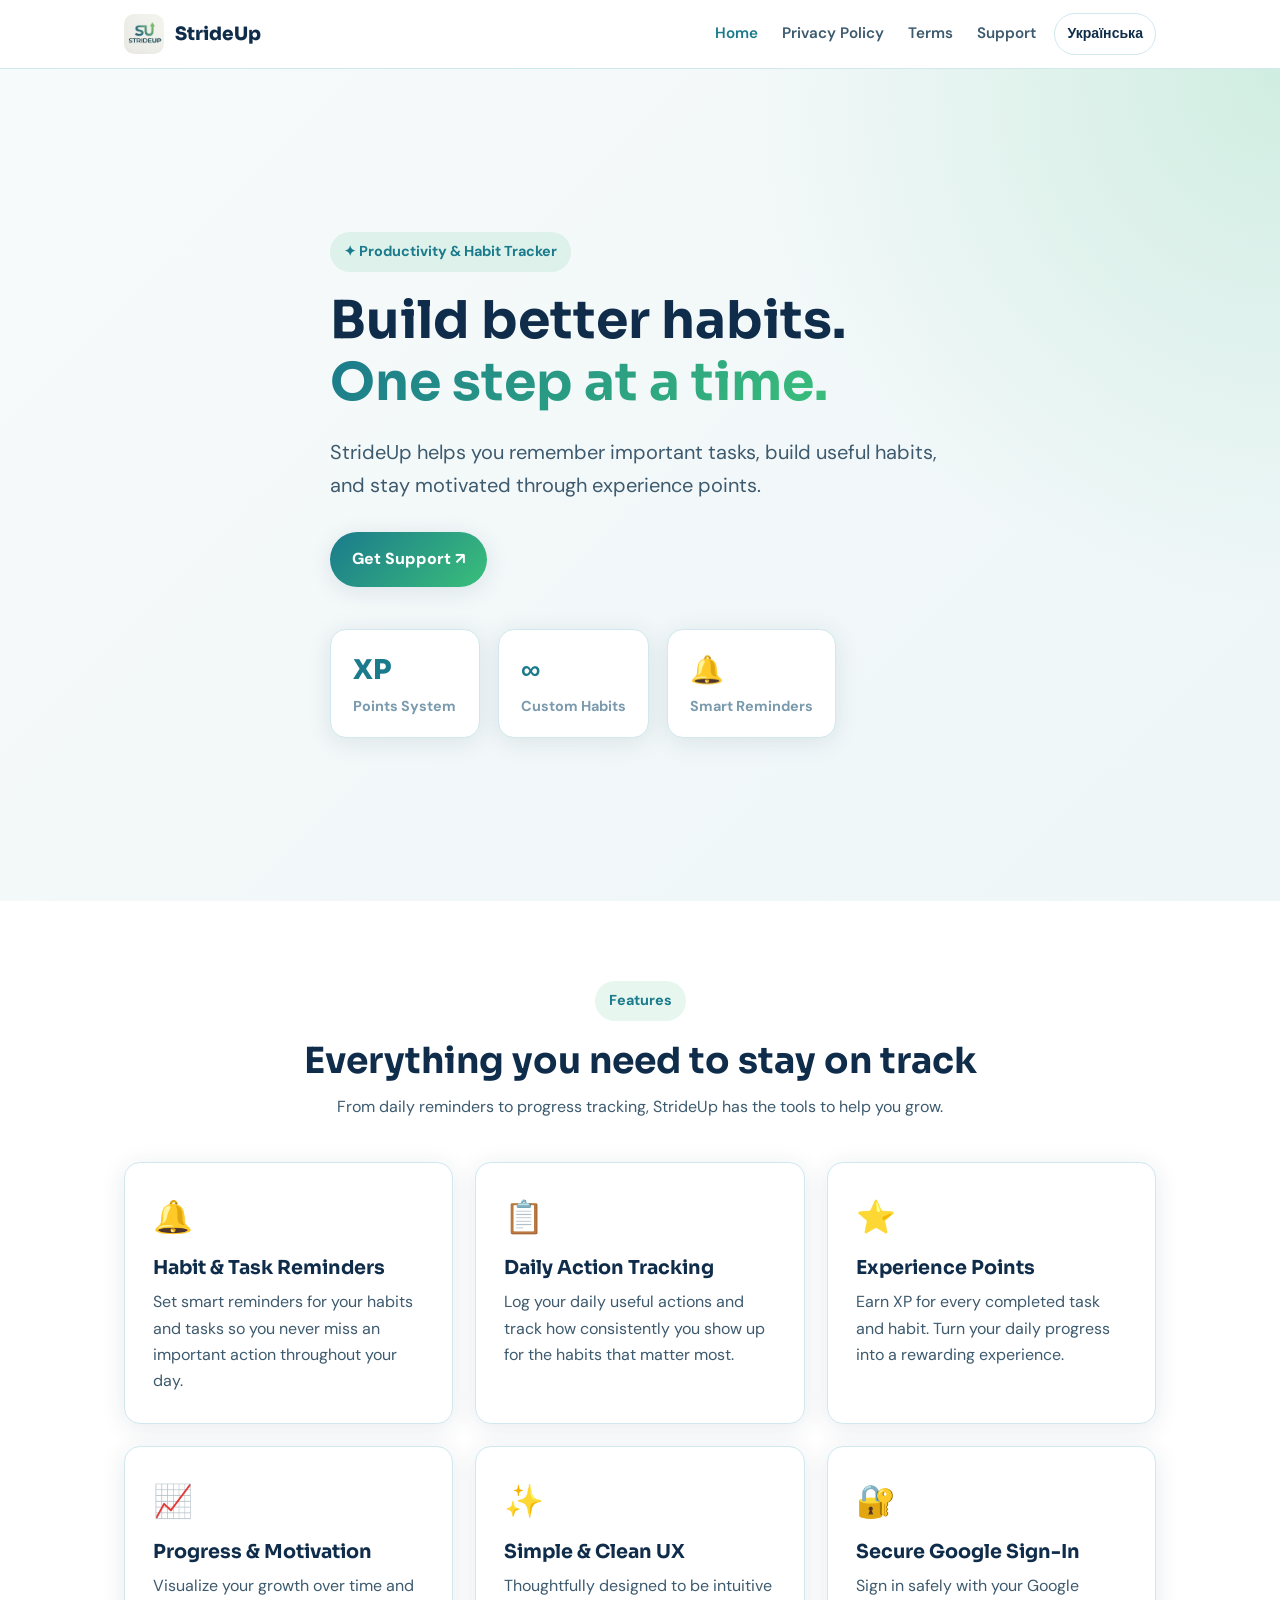
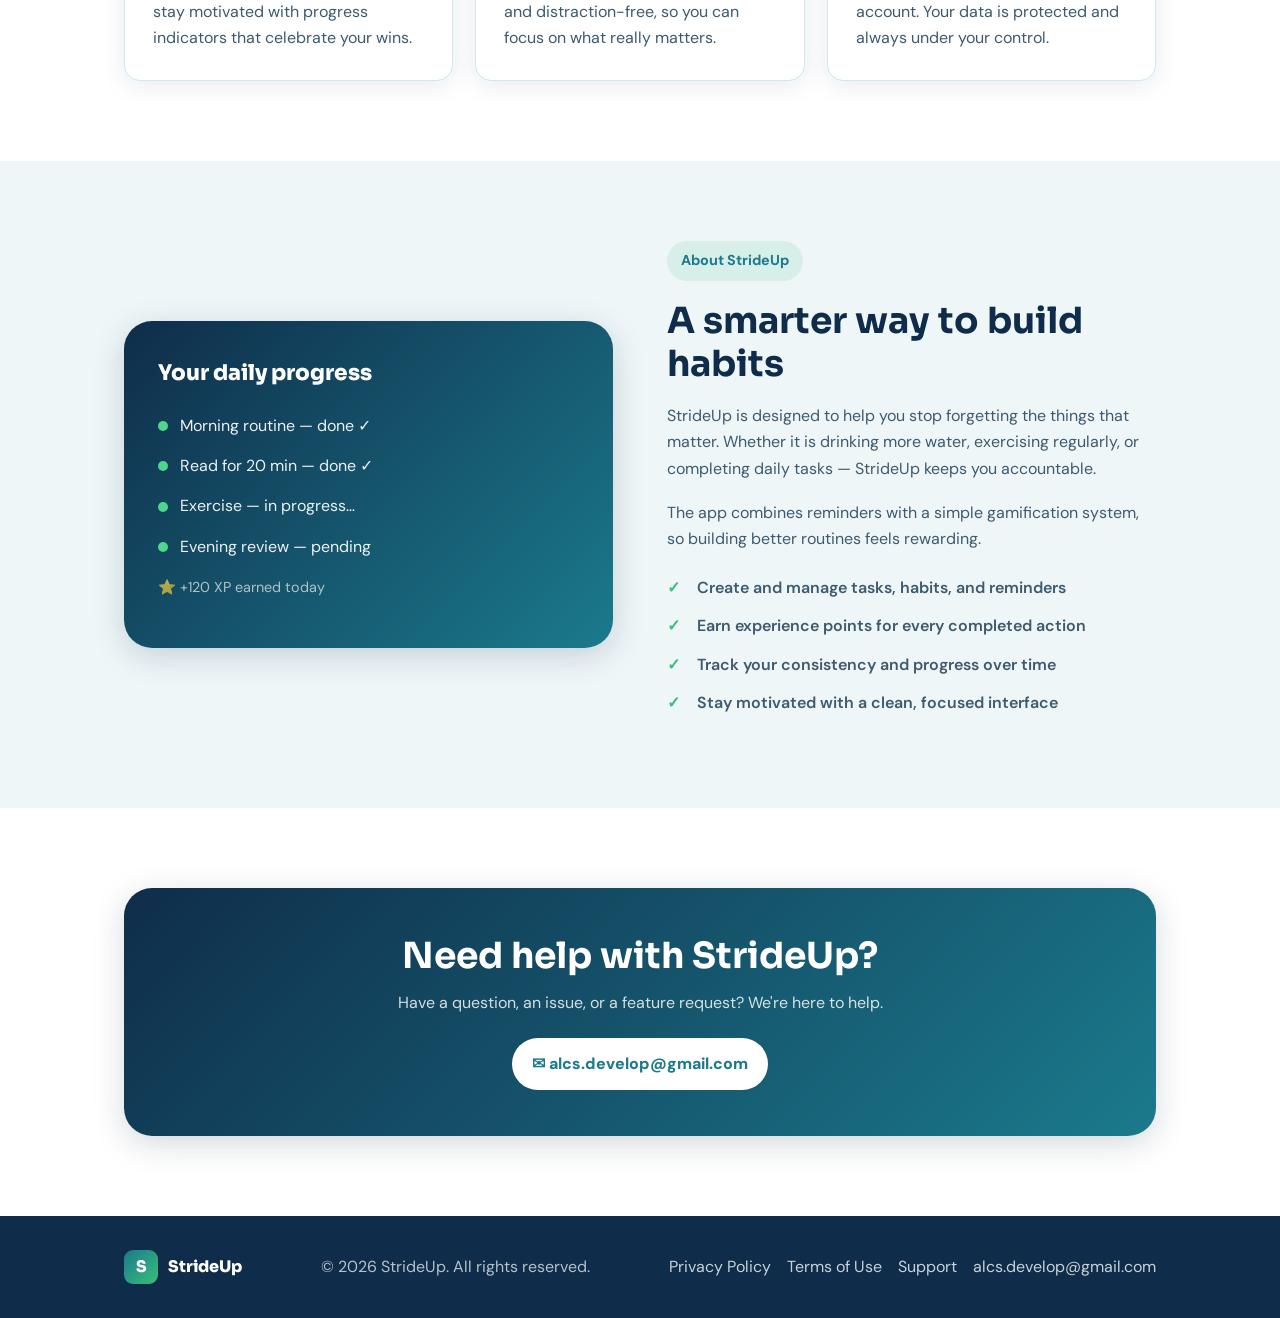
<file: index.html>
<!DOCTYPE html>
<html lang="en">
<head>
  <meta charset="UTF-8" />
  <meta name="viewport" content="width=device-width, initial-scale=1.0" />
  <title>StrideUp — Build Better Habits</title>
  <meta name="description" content="StrideUp helps you build better habits, track tasks, and stay motivated through experience points." />
  <link rel="preconnect" href="https://fonts.googleapis.com" />
  <link rel="preconnect" href="https://fonts.gstatic.com" crossorigin />
  <link href="https://fonts.googleapis.com/css2?family=Sora:wght@400;600;700;800&family=DM+Sans:wght@400;500;600&display=swap" rel="stylesheet" />
  <link rel="stylesheet" href="assets/style.css" />
</head>
<body>
<header>
  <div class="container">
    <div class="header-inner">
      <a href="index.html" class="logo-wrap">
        <div class="logo-icon"><img src="assets/logo.png" alt="StrideUp logo" /></div>
        <span class="logo-name">StrideUp</span>
      </a>
      <nav><a href="index.html" class="active">Home</a><a href="privacy-policy.html" class="">Privacy Policy</a><a href="terms.html" class="">Terms</a><a href="support.html" class="">Support</a></nav>
      <a class="lang-switch" href="index-uk.html">Українська</a>
      <button class="hamburger" aria-label="Open menu"><span></span><span></span><span></span></button>
    </div>
  </div>
  <div class="mobile-nav"><a href="index.html" class="active">Home</a><a href="privacy-policy.html" class="">Privacy Policy</a><a href="terms.html" class="">Terms</a><a href="support.html" class="">Support</a><a href="index-uk.html" class="lang-mobile">Українська</a></div>
</header>

<section class="hero"><div class="container"><div class="hero-content"><div class="hero-badge">✦ Productivity & Habit Tracker</div><h1>Build better habits.<br><em>One step at a time.</em></h1><p>StrideUp helps you remember important tasks, build useful habits, and stay motivated through experience points.</p><a href="support.html" class="btn btn-primary">Get Support ↗</a><div class="hero-stats"><div class="hero-stat"><span class="num">XP</span><span class="label">Points System</span></div><div class="hero-stat"><span class="num">∞</span><span class="label">Custom Habits</span></div><div class="hero-stat"><span class="num">🔔</span><span class="label">Smart Reminders</span></div></div></div></div></section>
<section class="features"><div class="container"><span class="section-label">Features</span><h2 class="section-title">Everything you need to stay on track</h2><p class="section-subtitle">From daily reminders to progress tracking, StrideUp has the tools to help you grow.</p><div class="features-grid">
<div class="feature-card"><div class="feature-icon">🔔</div><h3>Habit & Task Reminders</h3><p>Set smart reminders for your habits and tasks so you never miss an important action throughout your day.</p></div>
<div class="feature-card"><div class="feature-icon">📋</div><h3>Daily Action Tracking</h3><p>Log your daily useful actions and track how consistently you show up for the habits that matter most.</p></div>
<div class="feature-card"><div class="feature-icon">⭐</div><h3>Experience Points</h3><p>Earn XP for every completed task and habit. Turn your daily progress into a rewarding experience.</p></div>
<div class="feature-card"><div class="feature-icon">📈</div><h3>Progress & Motivation</h3><p>Visualize your growth over time and stay motivated with progress indicators that celebrate your wins.</p></div>
<div class="feature-card"><div class="feature-icon">✨</div><h3>Simple & Clean UX</h3><p>Thoughtfully designed to be intuitive and distraction-free, so you can focus on what really matters.</p></div>
<div class="feature-card"><div class="feature-icon">🔐</div><h3>Secure Google Sign-In</h3><p>Sign in safely with your Google account. Your data is protected and always under your control.</p></div>
</div></div></section>
<section class="about"><div class="container"><div class="about-inner"><div class="about-visual"><div class="about-card"><div class="about-card-title">Your daily progress</div><div class="about-card-items"><div class="about-card-item"><span class="dot"></span>Morning routine — done ✓</div><div class="about-card-item"><span class="dot"></span>Read for 20 min — done ✓</div><div class="about-card-item"><span class="dot"></span>Exercise — in progress…</div><div class="about-card-item"><span class="dot"></span>Evening review — pending</div><div class="about-card-item xp">⭐ +120 XP earned today</div></div></div></div><div class="about-text"><span class="section-label">About StrideUp</span><h2>A smarter way to build habits</h2><p>StrideUp is designed to help you stop forgetting the things that matter. Whether it is drinking more water, exercising regularly, or completing daily tasks — StrideUp keeps you accountable.</p><p>The app combines reminders with a simple gamification system, so building better routines feels rewarding.</p><ul class="highlight-list"><li>Create and manage tasks, habits, and reminders</li><li>Earn experience points for every completed action</li><li>Track your consistency and progress over time</li><li>Stay motivated with a clean, focused interface</li></ul></div></div></div></section>
<section class="support-cta"><div class="container"><div class="support-cta-inner"><h2>Need help with StrideUp?</h2><p>Have a question, an issue, or a feature request? We're here to help.</p><a href="mailto:alcs.develop@gmail.com" class="email-link">✉ alcs.develop@gmail.com</a></div></div></section>
<footer><div class="container"><div class="footer-inner"><div class="footer-brand"><div class="footer-logo">S</div><span class="footer-brand-name">StrideUp</span></div><span class="footer-copy">© 2026 StrideUp. All rights reserved.</span><div class="footer-links"><a href="privacy-policy.html">Privacy Policy</a><a href="terms.html">Terms of Use</a><a href="support.html">Support</a><a href="mailto:alcs.develop@gmail.com">alcs.develop@gmail.com</a></div></div></div></footer><script src="assets/script.js"></script></body></html>
</file>
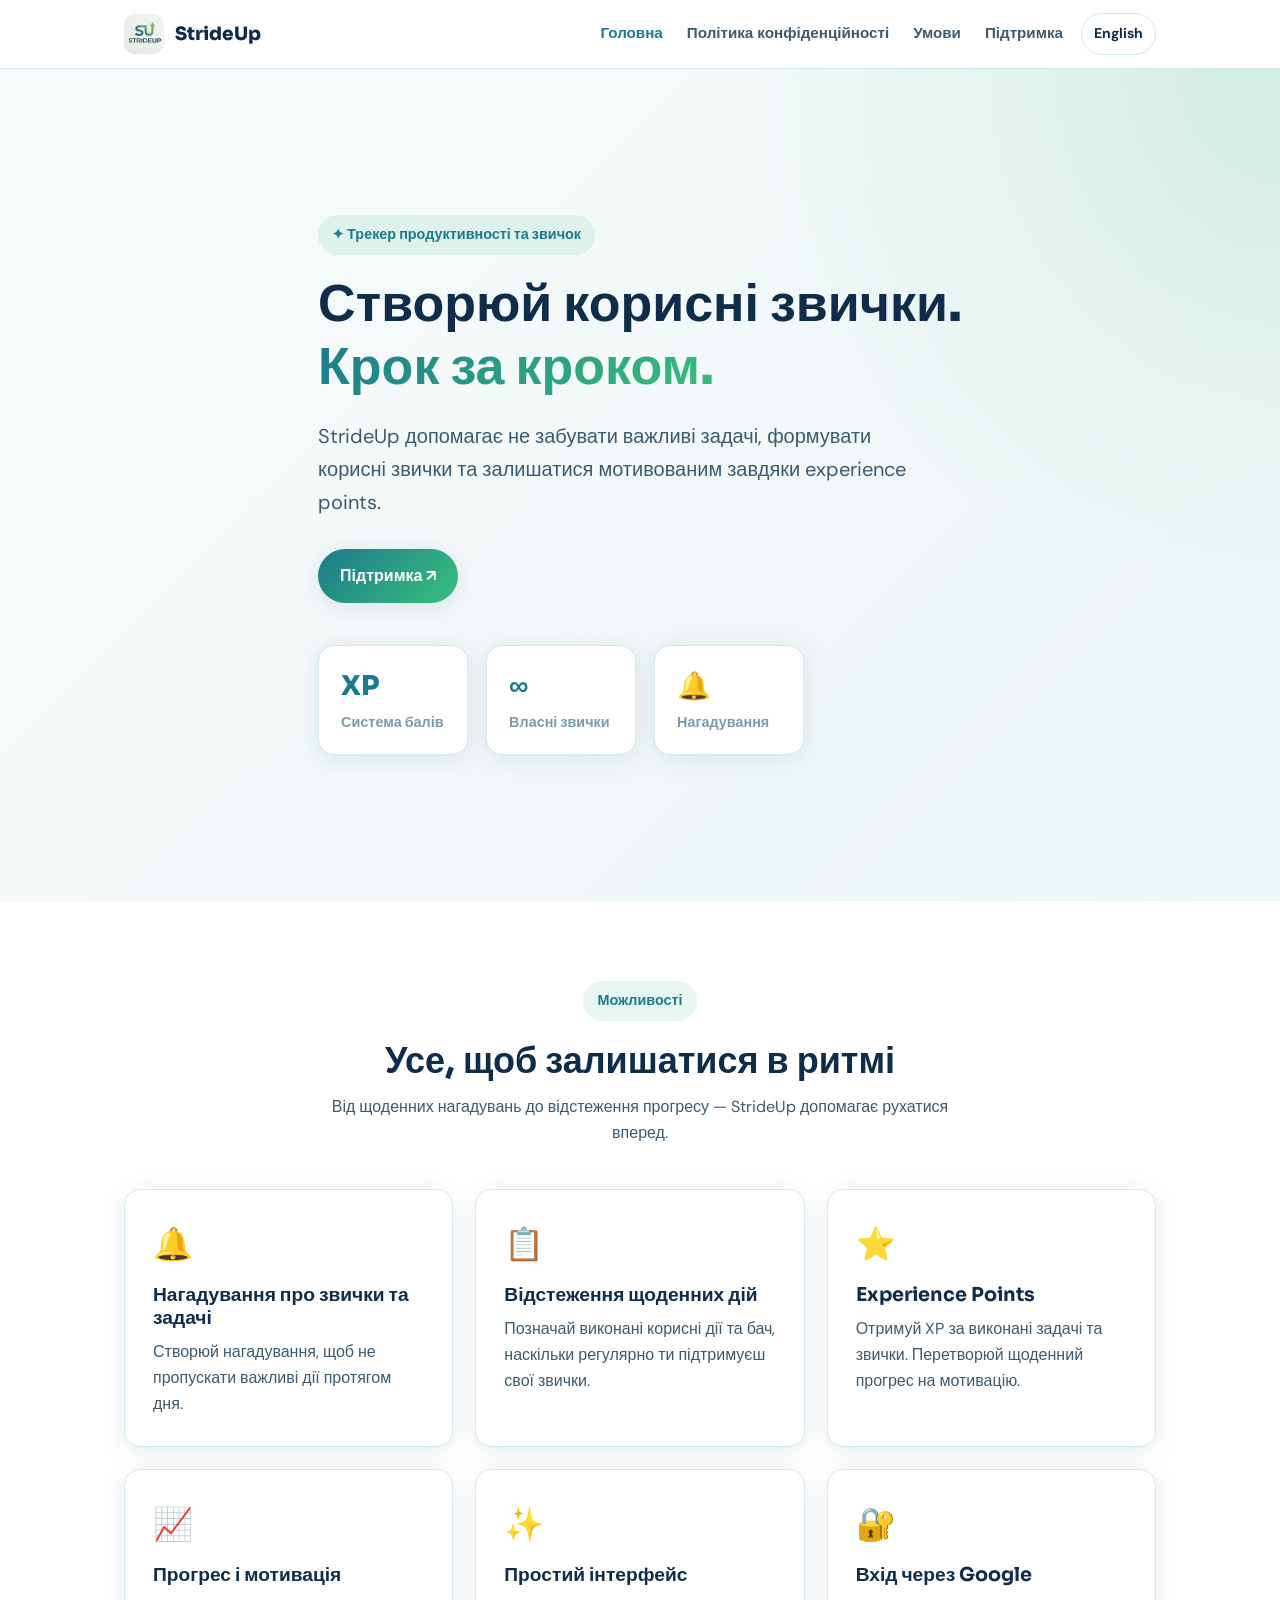
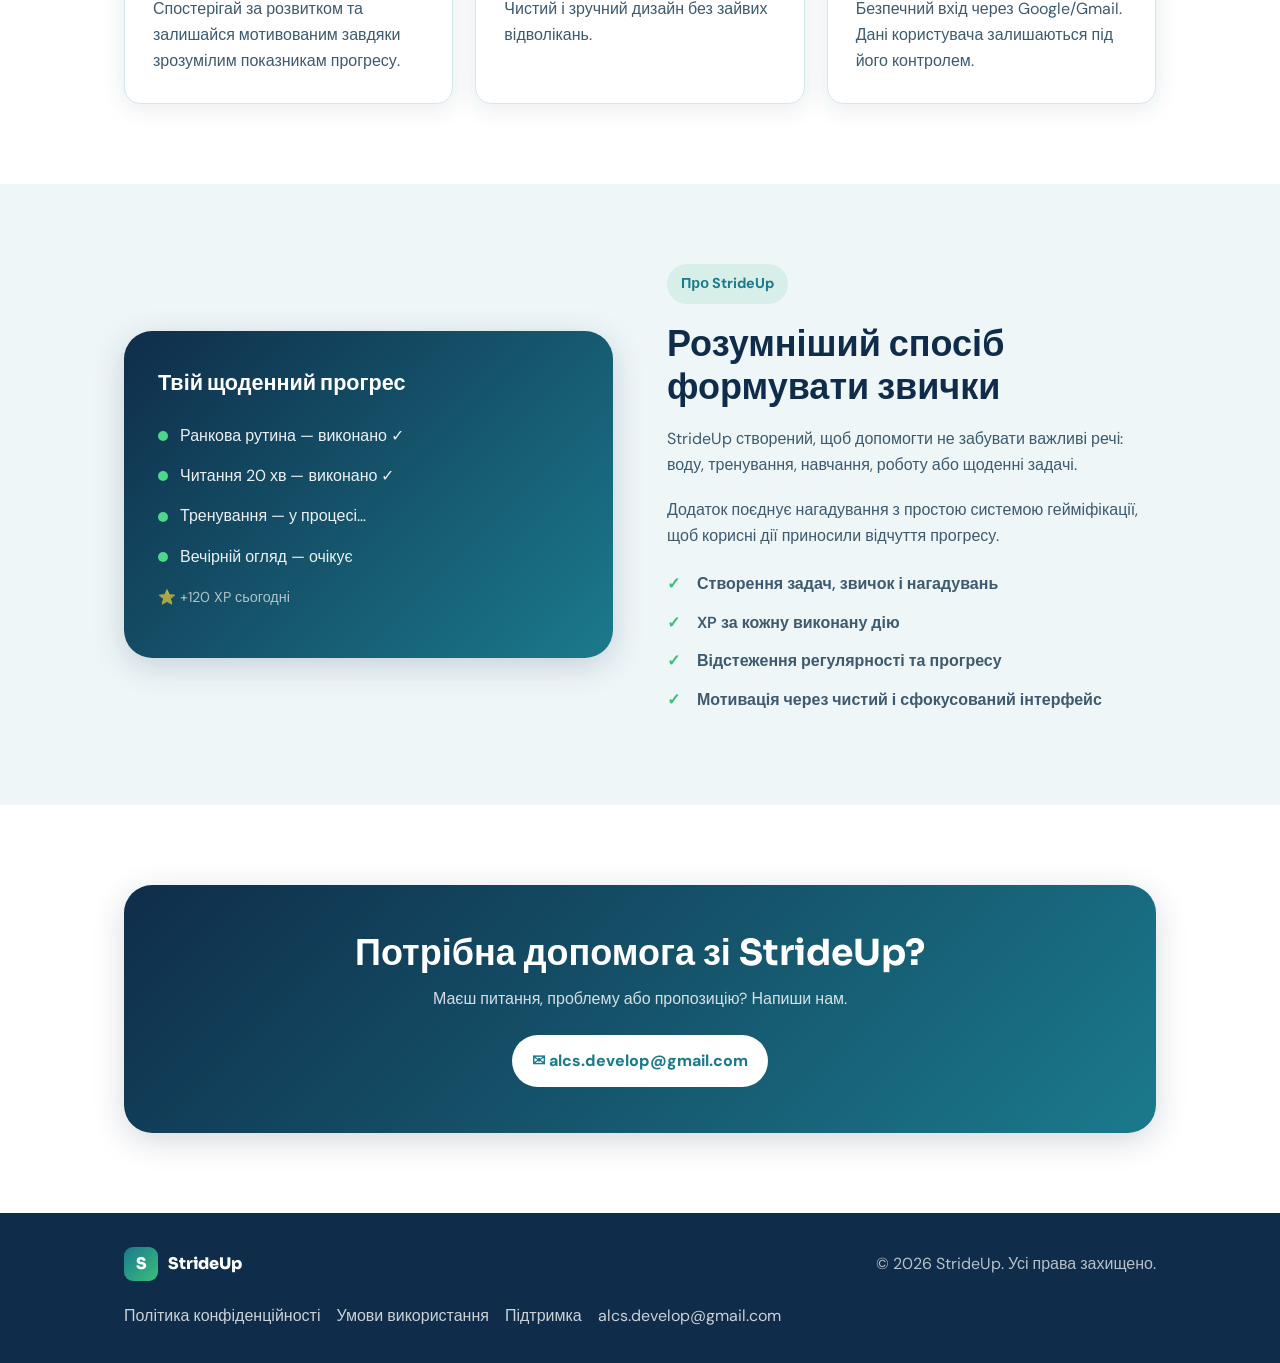
<file: index-uk.html>
<!DOCTYPE html>
<html lang="uk">
<head>
  <meta charset="UTF-8" />
  <meta name="viewport" content="width=device-width, initial-scale=1.0" />
  <title>StrideUp — корисні звички та задачі</title>
  <meta name="description" content="StrideUp допомагає формувати корисні звички, не забувати задачі та залишатися мотивованим завдяки XP." />
  <link rel="preconnect" href="https://fonts.googleapis.com" />
  <link rel="preconnect" href="https://fonts.gstatic.com" crossorigin />
  <link href="https://fonts.googleapis.com/css2?family=Sora:wght@400;600;700;800&family=DM+Sans:wght@400;500;600&display=swap" rel="stylesheet" />
  <link rel="stylesheet" href="assets/style.css" />
</head>
<body>
<header>
  <div class="container">
    <div class="header-inner">
      <a href="index-uk.html" class="logo-wrap">
        <div class="logo-icon"><img src="assets/logo.png" alt="StrideUp logo" /></div>
        <span class="logo-name">StrideUp</span>
      </a>
      <nav><a href="index-uk.html" class="active">Головна</a><a href="privacy-policy-uk.html" class="">Політика конфіденційності</a><a href="terms-uk.html" class="">Умови</a><a href="support-uk.html" class="">Підтримка</a></nav>
      <a class="lang-switch" href="index.html">English</a>
      <button class="hamburger" aria-label="Open menu"><span></span><span></span><span></span></button>
    </div>
  </div>
  <div class="mobile-nav"><a href="index-uk.html" class="active">Головна</a><a href="privacy-policy-uk.html" class="">Політика конфіденційності</a><a href="terms-uk.html" class="">Умови</a><a href="support-uk.html" class="">Підтримка</a><a href="index.html" class="lang-mobile">English</a></div>
</header>

<section class="hero"><div class="container"><div class="hero-content"><div class="hero-badge">✦ Трекер продуктивності та звичок</div><h1>Створюй корисні звички.<br><em>Крок за кроком.</em></h1><p>StrideUp допомагає не забувати важливі задачі, формувати корисні звички та залишатися мотивованим завдяки experience points.</p><a href="support-uk.html" class="btn btn-primary">Підтримка ↗</a><div class="hero-stats"><div class="hero-stat"><span class="num">XP</span><span class="label">Система балів</span></div><div class="hero-stat"><span class="num">∞</span><span class="label">Власні звички</span></div><div class="hero-stat"><span class="num">🔔</span><span class="label">Нагадування</span></div></div></div></div></section>
<section class="features"><div class="container"><span class="section-label">Можливості</span><h2 class="section-title">Усе, щоб залишатися в ритмі</h2><p class="section-subtitle">Від щоденних нагадувань до відстеження прогресу — StrideUp допомагає рухатися вперед.</p><div class="features-grid">
<div class="feature-card"><div class="feature-icon">🔔</div><h3>Нагадування про звички та задачі</h3><p>Створюй нагадування, щоб не пропускати важливі дії протягом дня.</p></div>
<div class="feature-card"><div class="feature-icon">📋</div><h3>Відстеження щоденних дій</h3><p>Позначай виконані корисні дії та бач, наскільки регулярно ти підтримуєш свої звички.</p></div>
<div class="feature-card"><div class="feature-icon">⭐</div><h3>Experience Points</h3><p>Отримуй XP за виконані задачі та звички. Перетворюй щоденний прогрес на мотивацію.</p></div>
<div class="feature-card"><div class="feature-icon">📈</div><h3>Прогрес і мотивація</h3><p>Спостерігай за розвитком та залишайся мотивованим завдяки зрозумілим показникам прогресу.</p></div>
<div class="feature-card"><div class="feature-icon">✨</div><h3>Простий інтерфейс</h3><p>Чистий і зручний дизайн без зайвих відволікань.</p></div>
<div class="feature-card"><div class="feature-icon">🔐</div><h3>Вхід через Google</h3><p>Безпечний вхід через Google/Gmail. Дані користувача залишаються під його контролем.</p></div>
</div></div></section>
<section class="about"><div class="container"><div class="about-inner"><div class="about-visual"><div class="about-card"><div class="about-card-title">Твій щоденний прогрес</div><div class="about-card-items"><div class="about-card-item"><span class="dot"></span>Ранкова рутина — виконано ✓</div><div class="about-card-item"><span class="dot"></span>Читання 20 хв — виконано ✓</div><div class="about-card-item"><span class="dot"></span>Тренування — у процесі…</div><div class="about-card-item"><span class="dot"></span>Вечірній огляд — очікує</div><div class="about-card-item xp">⭐ +120 XP сьогодні</div></div></div></div><div class="about-text"><span class="section-label">Про StrideUp</span><h2>Розумніший спосіб формувати звички</h2><p>StrideUp створений, щоб допомогти не забувати важливі речі: воду, тренування, навчання, роботу або щоденні задачі.</p><p>Додаток поєднує нагадування з простою системою гейміфікації, щоб корисні дії приносили відчуття прогресу.</p><ul class="highlight-list"><li>Створення задач, звичок і нагадувань</li><li>XP за кожну виконану дію</li><li>Відстеження регулярності та прогресу</li><li>Мотивація через чистий і сфокусований інтерфейс</li></ul></div></div></div></section>
<section class="support-cta"><div class="container"><div class="support-cta-inner"><h2>Потрібна допомога зі StrideUp?</h2><p>Маєш питання, проблему або пропозицію? Напиши нам.</p><a href="mailto:alcs.develop@gmail.com" class="email-link">✉ alcs.develop@gmail.com</a></div></div></section>
<footer><div class="container"><div class="footer-inner"><div class="footer-brand"><div class="footer-logo">S</div><span class="footer-brand-name">StrideUp</span></div><span class="footer-copy">© 2026 StrideUp. Усі права захищено.</span><div class="footer-links"><a href="privacy-policy-uk.html">Політика конфіденційності</a><a href="terms-uk.html">Умови використання</a><a href="support-uk.html">Підтримка</a><a href="mailto:alcs.develop@gmail.com">alcs.develop@gmail.com</a></div></div></div></footer><script src="assets/script.js"></script></body></html>
</file>
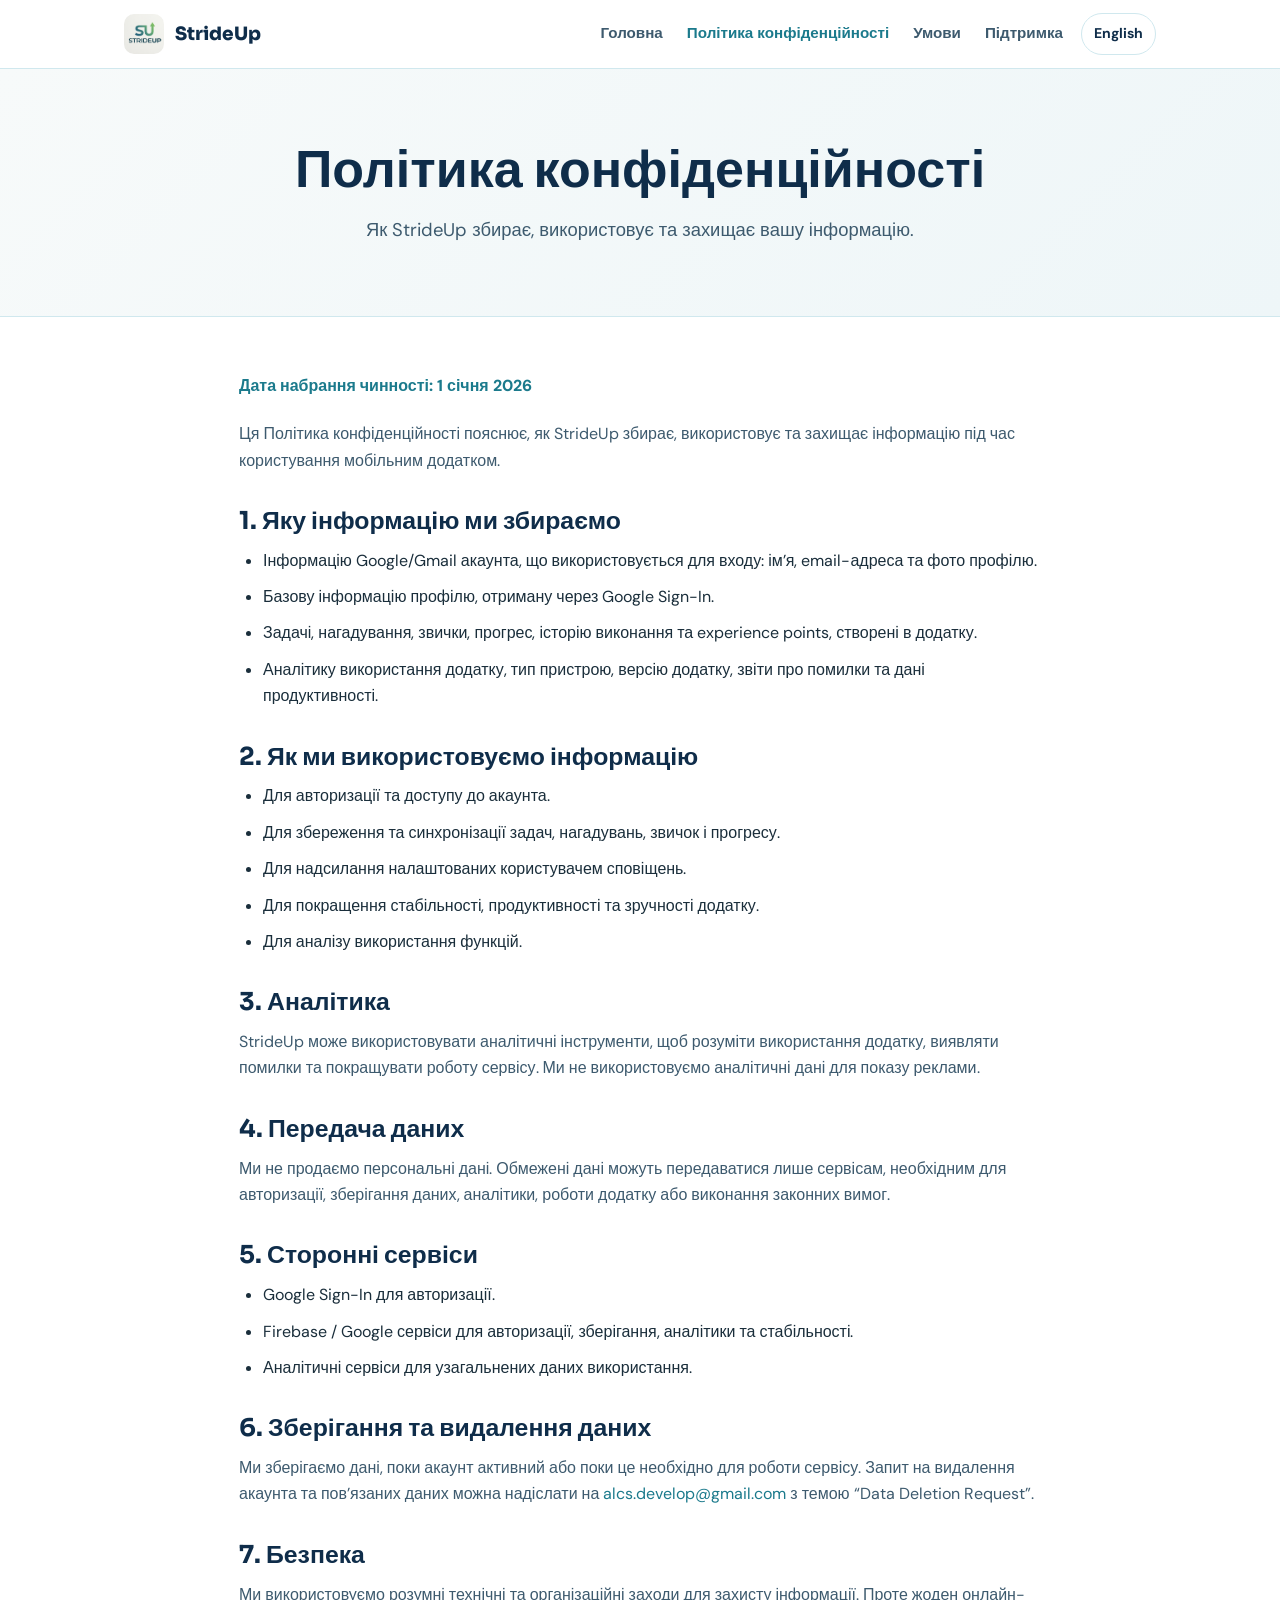
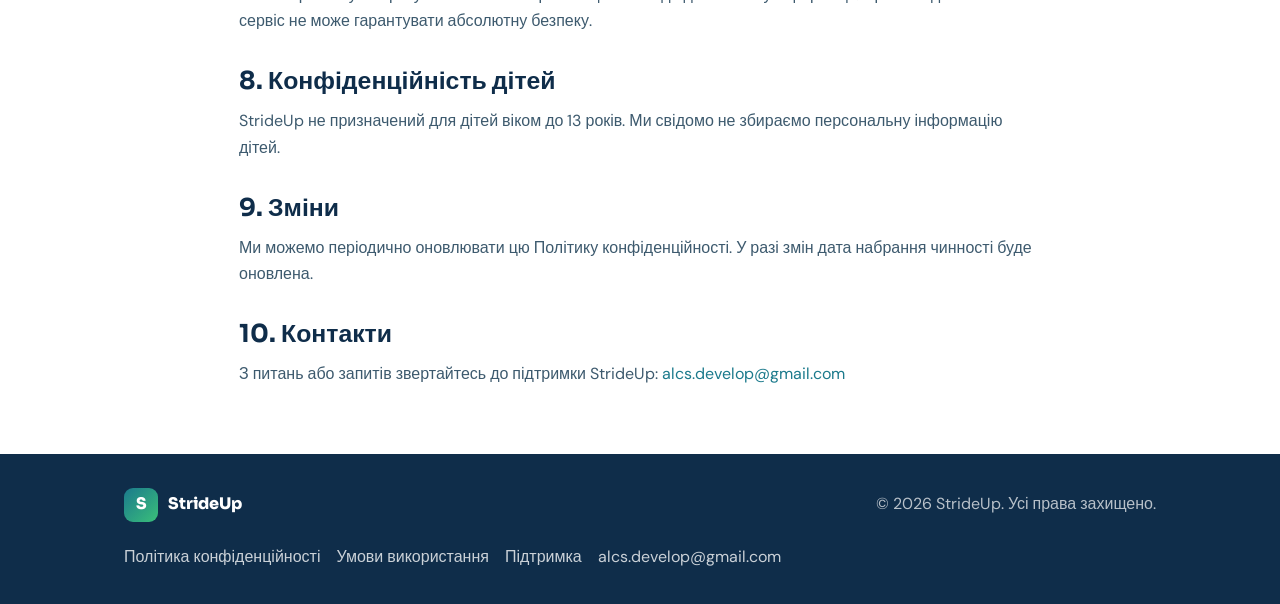
<file: privacy-policy-uk.html>
<!DOCTYPE html>
<html lang="uk">
<head>
  <meta charset="UTF-8" />
  <meta name="viewport" content="width=device-width, initial-scale=1.0" />
  <title>Політика конфіденційності — StrideUp</title>
  <meta name="description" content="Як StrideUp збирає, використовує та захищає дані користувачів." />
  <link rel="preconnect" href="https://fonts.googleapis.com" />
  <link rel="preconnect" href="https://fonts.gstatic.com" crossorigin />
  <link href="https://fonts.googleapis.com/css2?family=Sora:wght@400;600;700;800&family=DM+Sans:wght@400;500;600&display=swap" rel="stylesheet" />
  <link rel="stylesheet" href="assets/style.css" />
</head>
<body>
<header>
  <div class="container">
    <div class="header-inner">
      <a href="index-uk.html" class="logo-wrap">
        <div class="logo-icon"><img src="assets/logo.png" alt="StrideUp logo" /></div>
        <span class="logo-name">StrideUp</span>
      </a>
      <nav><a href="index-uk.html" class="">Головна</a><a href="privacy-policy-uk.html" class="active">Політика конфіденційності</a><a href="terms-uk.html" class="">Умови</a><a href="support-uk.html" class="">Підтримка</a></nav>
      <a class="lang-switch" href="privacy-policy.html">English</a>
      <button class="hamburger" aria-label="Open menu"><span></span><span></span><span></span></button>
    </div>
  </div>
  <div class="mobile-nav"><a href="index-uk.html" class="">Головна</a><a href="privacy-policy-uk.html" class="active">Політика конфіденційності</a><a href="terms-uk.html" class="">Умови</a><a href="support-uk.html" class="">Підтримка</a><a href="privacy-policy.html" class="lang-mobile">English</a></div>
</header>
<div class="page-hero"><div class="container"><h1>Політика конфіденційності</h1><p>Як StrideUp збирає, використовує та захищає вашу інформацію.</p></div></div><div class="legal-content"><span class="effective-date">Дата набрання чинності: 1 січня 2026</span><p>Ця Політика конфіденційності пояснює, як StrideUp збирає, використовує та захищає інформацію під час користування мобільним додатком.</p><h2>1. Яку інформацію ми збираємо</h2><ul><li>Інформацію Google/Gmail акаунта, що використовується для входу: ім’я, email-адреса та фото профілю.</li><li>Базову інформацію профілю, отриману через Google Sign-In.</li><li>Задачі, нагадування, звички, прогрес, історію виконання та experience points, створені в додатку.</li><li>Аналітику використання додатку, тип пристрою, версію додатку, звіти про помилки та дані продуктивності.</li></ul><h2>2. Як ми використовуємо інформацію</h2><ul><li>Для авторизації та доступу до акаунта.</li><li>Для збереження та синхронізації задач, нагадувань, звичок і прогресу.</li><li>Для надсилання налаштованих користувачем сповіщень.</li><li>Для покращення стабільності, продуктивності та зручності додатку.</li><li>Для аналізу використання функцій.</li></ul><h2>3. Аналітика</h2><p>StrideUp може використовувати аналітичні інструменти, щоб розуміти використання додатку, виявляти помилки та покращувати роботу сервісу. Ми не використовуємо аналітичні дані для показу реклами.</p><h2>4. Передача даних</h2><p>Ми не продаємо персональні дані. Обмежені дані можуть передаватися лише сервісам, необхідним для авторизації, зберігання даних, аналітики, роботи додатку або виконання законних вимог.</p><h2>5. Сторонні сервіси</h2><ul><li>Google Sign-In для авторизації.</li><li>Firebase / Google сервіси для авторизації, зберігання, аналітики та стабільності.</li><li>Аналітичні сервіси для узагальнених даних використання.</li></ul><h2>6. Зберігання та видалення даних</h2><p>Ми зберігаємо дані, поки акаунт активний або поки це необхідно для роботи сервісу. Запит на видалення акаунта та пов’язаних даних можна надіслати на <a href="mailto:alcs.develop@gmail.com">alcs.develop@gmail.com</a> з темою “Data Deletion Request”.</p><h2>7. Безпека</h2><p>Ми використовуємо розумні технічні та організаційні заходи для захисту інформації. Проте жоден онлайн-сервіс не може гарантувати абсолютну безпеку.</p><h2>8. Конфіденційність дітей</h2><p>StrideUp не призначений для дітей віком до 13 років. Ми свідомо не збираємо персональну інформацію дітей.</p><h2>9. Зміни</h2><p>Ми можемо періодично оновлювати цю Політику конфіденційності. У разі змін дата набрання чинності буде оновлена.</p><h2>10. Контакти</h2><p>З питань або запитів звертайтесь до підтримки StrideUp: <a href="mailto:alcs.develop@gmail.com">alcs.develop@gmail.com</a></p></div><footer><div class="container"><div class="footer-inner"><div class="footer-brand"><div class="footer-logo">S</div><span class="footer-brand-name">StrideUp</span></div><span class="footer-copy">© 2026 StrideUp. Усі права захищено.</span><div class="footer-links"><a href="privacy-policy-uk.html">Політика конфіденційності</a><a href="terms-uk.html">Умови використання</a><a href="support-uk.html">Підтримка</a><a href="mailto:alcs.develop@gmail.com">alcs.develop@gmail.com</a></div></div></div></footer><script src="assets/script.js"></script></body></html>
</file>
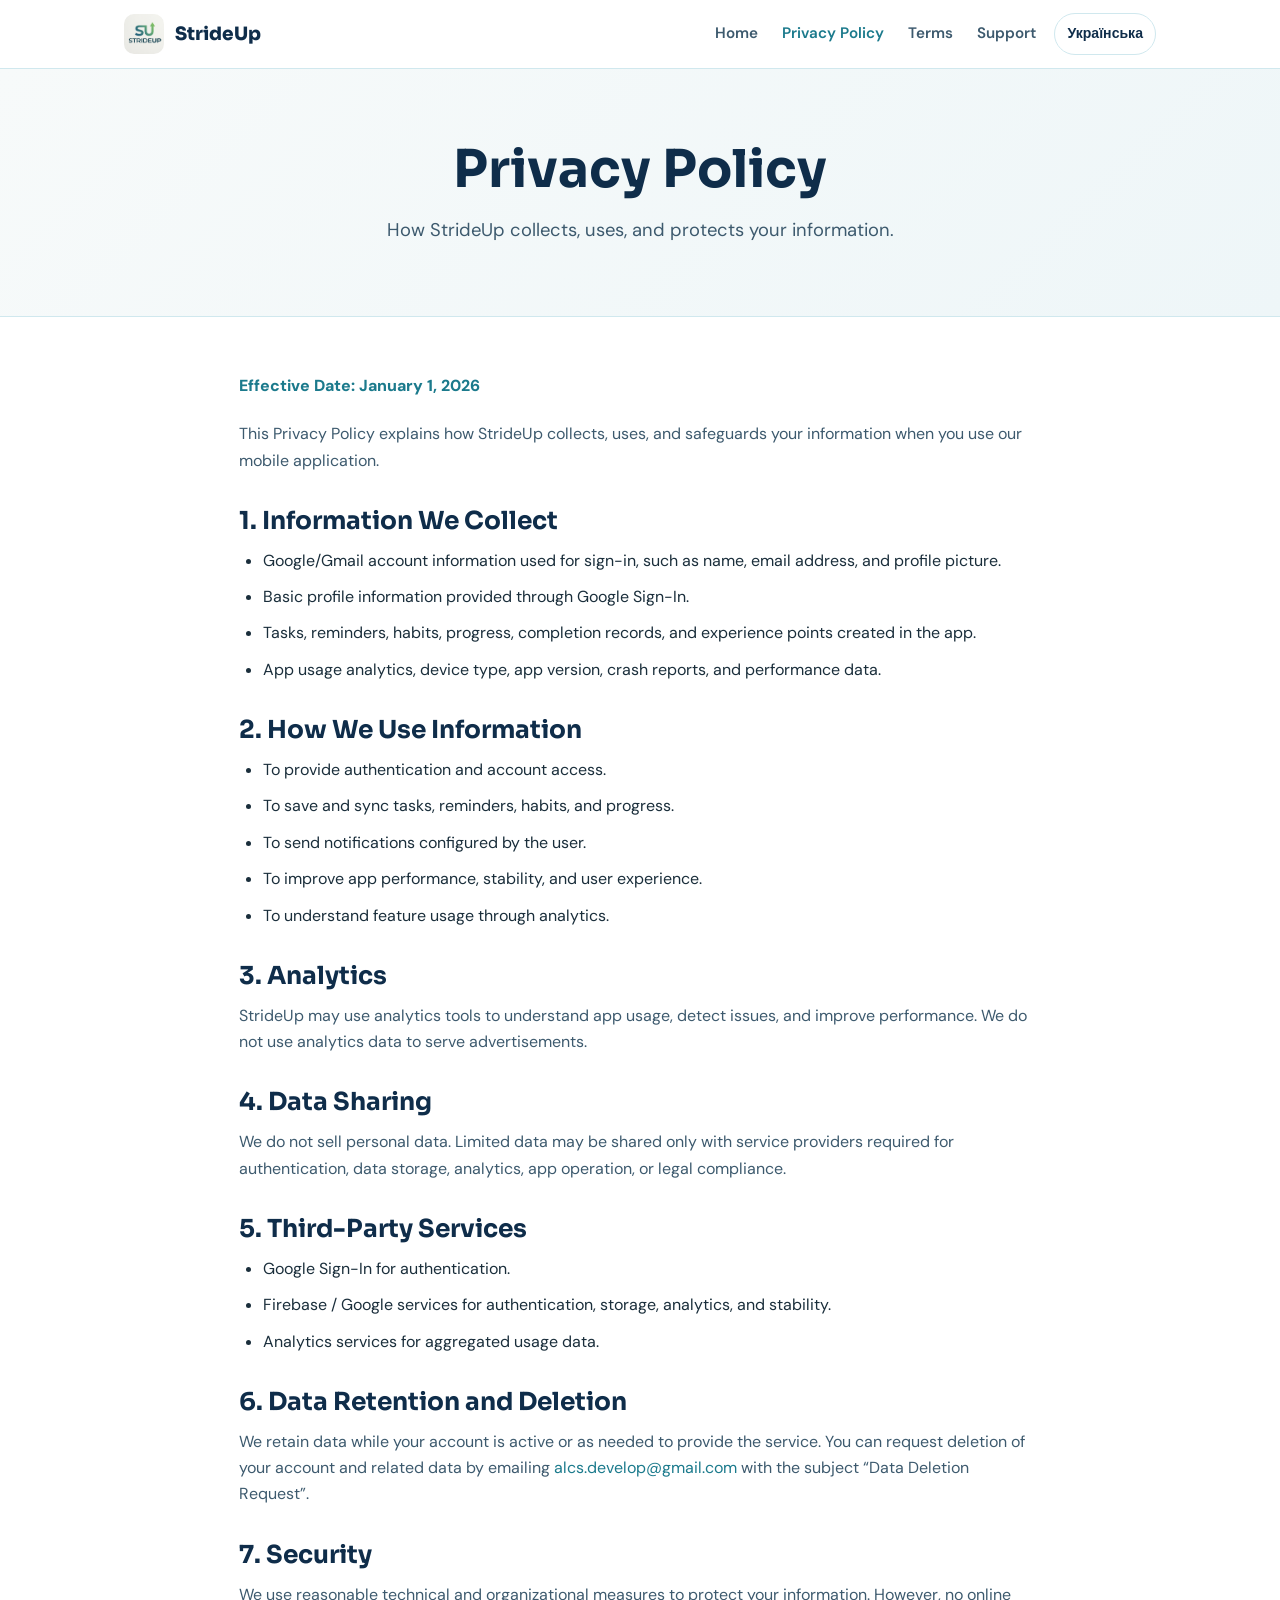
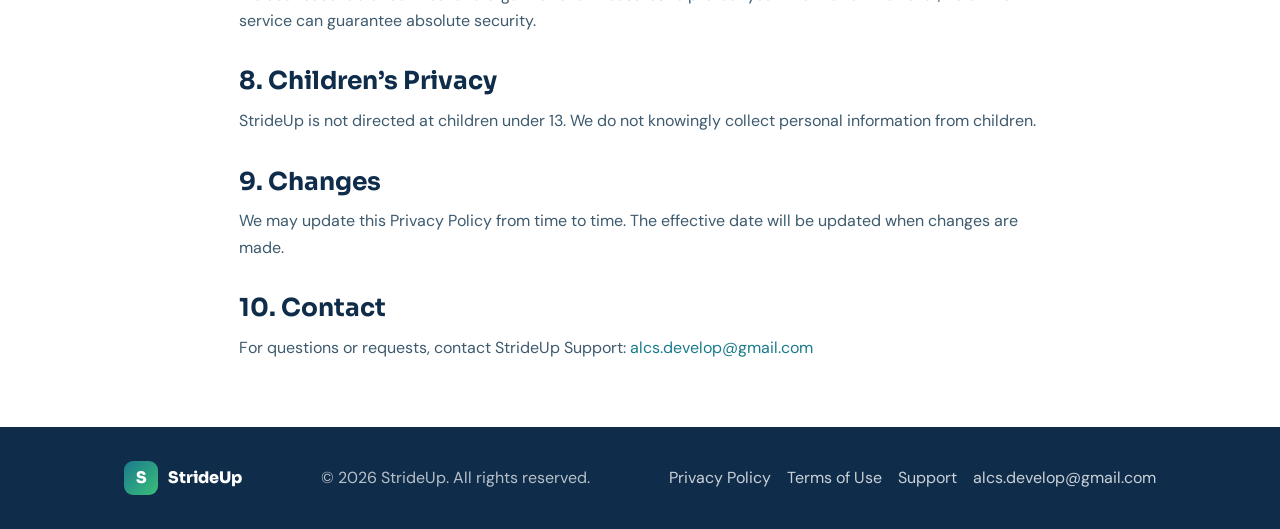
<file: privacy-policy.html>
<!DOCTYPE html>
<html lang="en">
<head>
  <meta charset="UTF-8" />
  <meta name="viewport" content="width=device-width, initial-scale=1.0" />
  <title>Privacy Policy — StrideUp</title>
  <meta name="description" content="How StrideUp collects, uses, and protects your data." />
  <link rel="preconnect" href="https://fonts.googleapis.com" />
  <link rel="preconnect" href="https://fonts.gstatic.com" crossorigin />
  <link href="https://fonts.googleapis.com/css2?family=Sora:wght@400;600;700;800&family=DM+Sans:wght@400;500;600&display=swap" rel="stylesheet" />
  <link rel="stylesheet" href="assets/style.css" />
</head>
<body>
<header>
  <div class="container">
    <div class="header-inner">
      <a href="index.html" class="logo-wrap">
        <div class="logo-icon"><img src="assets/logo.png" alt="StrideUp logo" /></div>
        <span class="logo-name">StrideUp</span>
      </a>
      <nav><a href="index.html" class="">Home</a><a href="privacy-policy.html" class="active">Privacy Policy</a><a href="terms.html" class="">Terms</a><a href="support.html" class="">Support</a></nav>
      <a class="lang-switch" href="privacy-policy-uk.html">Українська</a>
      <button class="hamburger" aria-label="Open menu"><span></span><span></span><span></span></button>
    </div>
  </div>
  <div class="mobile-nav"><a href="index.html" class="">Home</a><a href="privacy-policy.html" class="active">Privacy Policy</a><a href="terms.html" class="">Terms</a><a href="support.html" class="">Support</a><a href="privacy-policy-uk.html" class="lang-mobile">Українська</a></div>
</header>
<div class="page-hero"><div class="container"><h1>Privacy Policy</h1><p>How StrideUp collects, uses, and protects your information.</p></div></div><div class="legal-content"><span class="effective-date">Effective Date: January 1, 2026</span><p>This Privacy Policy explains how StrideUp collects, uses, and safeguards your information when you use our mobile application.</p><h2>1. Information We Collect</h2><ul><li>Google/Gmail account information used for sign-in, such as name, email address, and profile picture.</li><li>Basic profile information provided through Google Sign-In.</li><li>Tasks, reminders, habits, progress, completion records, and experience points created in the app.</li><li>App usage analytics, device type, app version, crash reports, and performance data.</li></ul><h2>2. How We Use Information</h2><ul><li>To provide authentication and account access.</li><li>To save and sync tasks, reminders, habits, and progress.</li><li>To send notifications configured by the user.</li><li>To improve app performance, stability, and user experience.</li><li>To understand feature usage through analytics.</li></ul><h2>3. Analytics</h2><p>StrideUp may use analytics tools to understand app usage, detect issues, and improve performance. We do not use analytics data to serve advertisements.</p><h2>4. Data Sharing</h2><p>We do not sell personal data. Limited data may be shared only with service providers required for authentication, data storage, analytics, app operation, or legal compliance.</p><h2>5. Third-Party Services</h2><ul><li>Google Sign-In for authentication.</li><li>Firebase / Google services for authentication, storage, analytics, and stability.</li><li>Analytics services for aggregated usage data.</li></ul><h2>6. Data Retention and Deletion</h2><p>We retain data while your account is active or as needed to provide the service. You can request deletion of your account and related data by emailing <a href="mailto:alcs.develop@gmail.com">alcs.develop@gmail.com</a> with the subject “Data Deletion Request”.</p><h2>7. Security</h2><p>We use reasonable technical and organizational measures to protect your information. However, no online service can guarantee absolute security.</p><h2>8. Children’s Privacy</h2><p>StrideUp is not directed at children under 13. We do not knowingly collect personal information from children.</p><h2>9. Changes</h2><p>We may update this Privacy Policy from time to time. The effective date will be updated when changes are made.</p><h2>10. Contact</h2><p>For questions or requests, contact StrideUp Support: <a href="mailto:alcs.develop@gmail.com">alcs.develop@gmail.com</a></p></div><footer><div class="container"><div class="footer-inner"><div class="footer-brand"><div class="footer-logo">S</div><span class="footer-brand-name">StrideUp</span></div><span class="footer-copy">© 2026 StrideUp. All rights reserved.</span><div class="footer-links"><a href="privacy-policy.html">Privacy Policy</a><a href="terms.html">Terms of Use</a><a href="support.html">Support</a><a href="mailto:alcs.develop@gmail.com">alcs.develop@gmail.com</a></div></div></div></footer><script src="assets/script.js"></script></body></html>
</file>
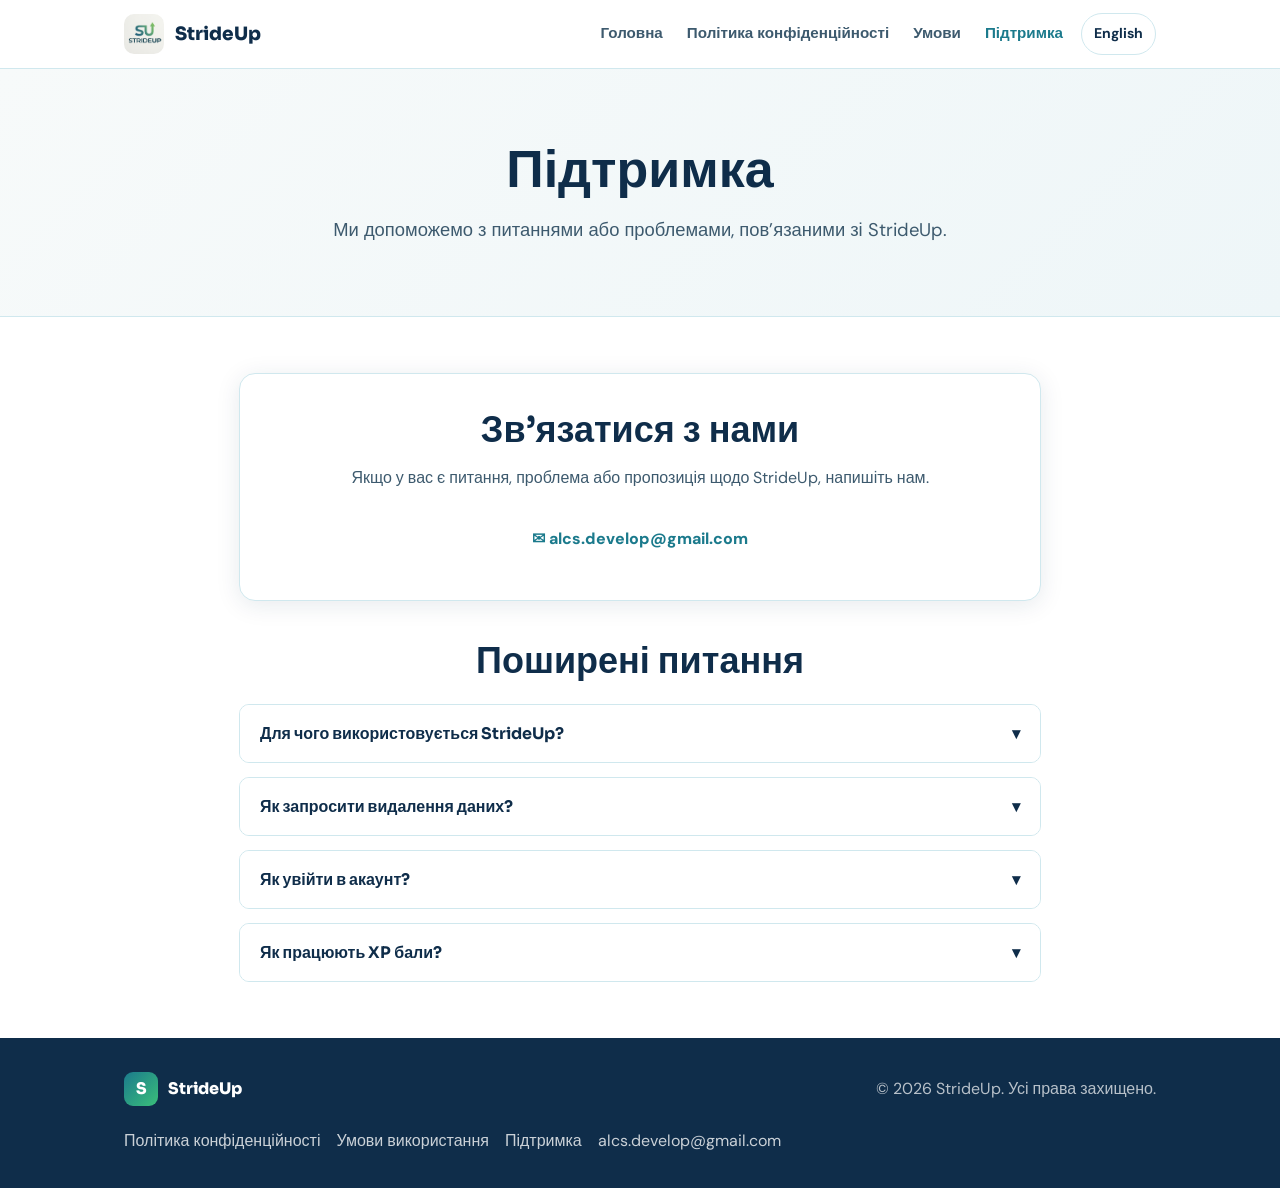
<file: support-uk.html>
<!DOCTYPE html>
<html lang="uk">
<head>
  <meta charset="UTF-8" />
  <meta name="viewport" content="width=device-width, initial-scale=1.0" />
  <title>Підтримка — StrideUp</title>
  <meta name="description" content="Отримайте допомогу, повідомте про проблему або зв’яжіться з підтримкою StrideUp." />
  <link rel="preconnect" href="https://fonts.googleapis.com" />
  <link rel="preconnect" href="https://fonts.gstatic.com" crossorigin />
  <link href="https://fonts.googleapis.com/css2?family=Sora:wght@400;600;700;800&family=DM+Sans:wght@400;500;600&display=swap" rel="stylesheet" />
  <link rel="stylesheet" href="assets/style.css" />
</head>
<body>
<header>
  <div class="container">
    <div class="header-inner">
      <a href="index-uk.html" class="logo-wrap">
        <div class="logo-icon"><img src="assets/logo.png" alt="StrideUp logo" /></div>
        <span class="logo-name">StrideUp</span>
      </a>
      <nav><a href="index-uk.html" class="">Головна</a><a href="privacy-policy-uk.html" class="">Політика конфіденційності</a><a href="terms-uk.html" class="">Умови</a><a href="support-uk.html" class="active">Підтримка</a></nav>
      <a class="lang-switch" href="support.html">English</a>
      <button class="hamburger" aria-label="Open menu"><span></span><span></span><span></span></button>
    </div>
  </div>
  <div class="mobile-nav"><a href="index-uk.html" class="">Головна</a><a href="privacy-policy-uk.html" class="">Політика конфіденційності</a><a href="terms-uk.html" class="">Умови</a><a href="support-uk.html" class="active">Підтримка</a><a href="support.html" class="lang-mobile">English</a></div>
</header>
<div class="page-hero"><div class="container"><h1>Підтримка</h1><p>Ми допоможемо з питаннями або проблемами, пов’язаними зі StrideUp.</p></div></div><div class="support-content"><div class="contact-card"><h2>Зв’язатися з нами</h2><p>Якщо у вас є питання, проблема або пропозиція щодо StrideUp, напишіть нам.</p><a href="mailto:alcs.develop@gmail.com" class="email-btn">✉ alcs.develop@gmail.com</a></div><h2 class="faq-title">Поширені питання</h2><div class="faq-list"><div class="faq-item"><button class="faq-question">Для чого використовується StrideUp?<span class="faq-arrow">▾</span></button><div class="faq-answer">StrideUp допомагає керувати звичками, нагадуваннями, задачами та мотивацією через experience points.</div></div><div class="faq-item"><button class="faq-question">Як запросити видалення даних?<span class="faq-arrow">▾</span></button><div class="faq-answer">Напишіть на <a href="mailto:alcs.develop@gmail.com">alcs.develop@gmail.com</a> з темою “Data Deletion Request”.</div></div><div class="faq-item"><button class="faq-question">Як увійти в акаунт?<span class="faq-arrow">▾</span></button><div class="faq-answer">StrideUp використовує Google Sign-In. Оберіть свій Gmail акаунт на екрані входу.</div></div><div class="faq-item"><button class="faq-question">Як працюють XP бали?<span class="faq-arrow">▾</span></button><div class="faq-answer">Ви отримуєте experience points за виконані задачі або звички. XP допомагає бачити прогрес і підтримувати мотивацію.</div></div></div></div><footer><div class="container"><div class="footer-inner"><div class="footer-brand"><div class="footer-logo">S</div><span class="footer-brand-name">StrideUp</span></div><span class="footer-copy">© 2026 StrideUp. Усі права захищено.</span><div class="footer-links"><a href="privacy-policy-uk.html">Політика конфіденційності</a><a href="terms-uk.html">Умови використання</a><a href="support-uk.html">Підтримка</a><a href="mailto:alcs.develop@gmail.com">alcs.develop@gmail.com</a></div></div></div></footer><script src="assets/script.js"></script></body></html>
</file>
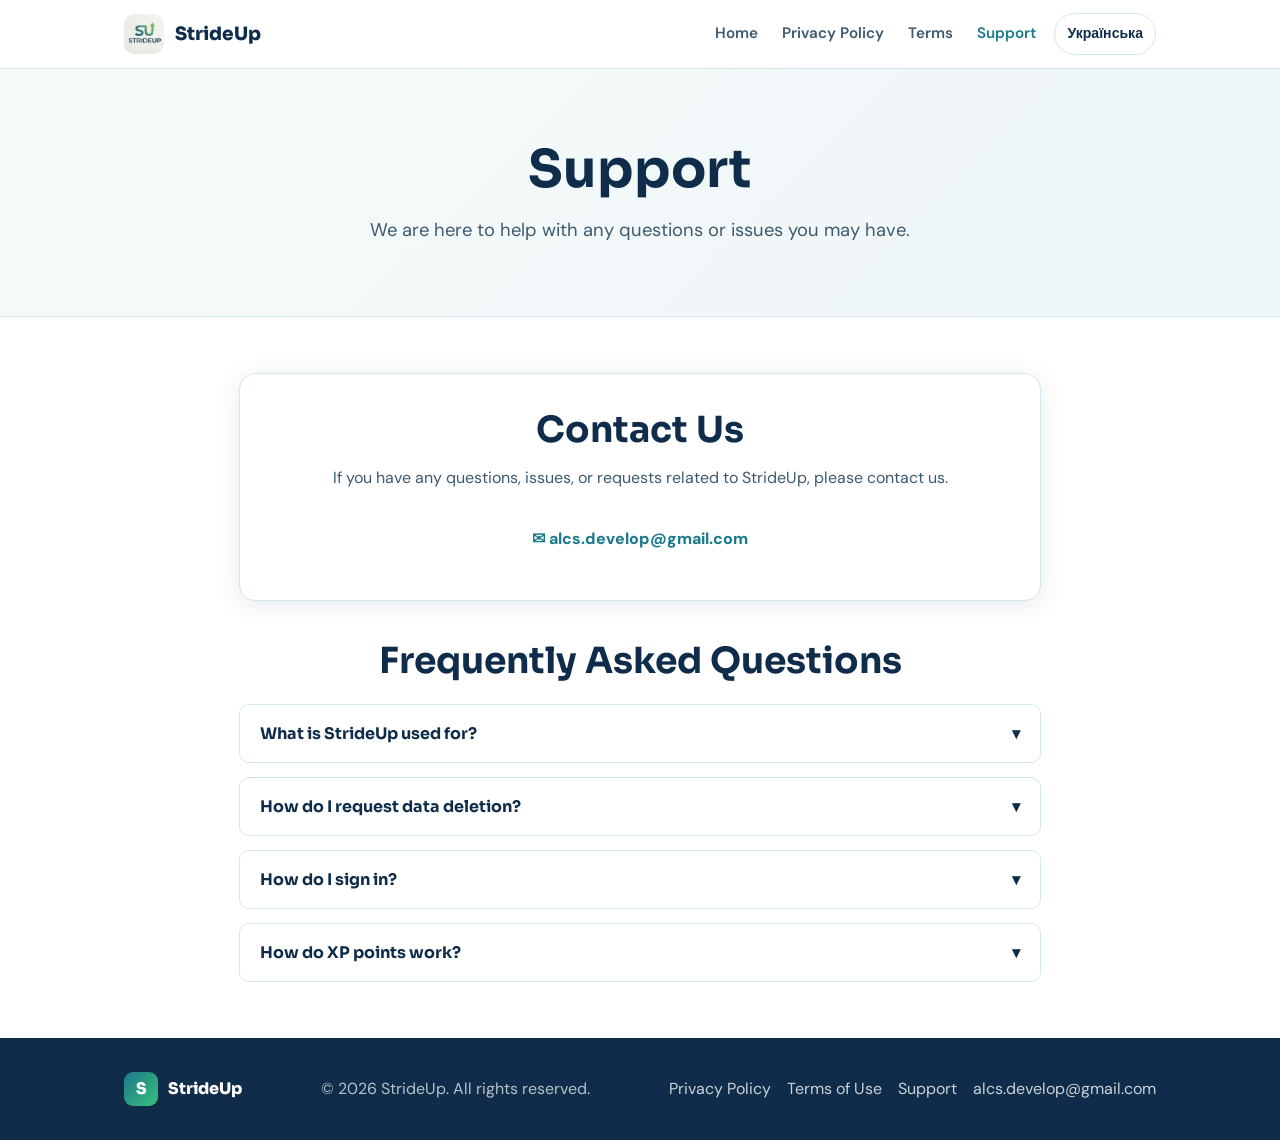
<file: support.html>
<!DOCTYPE html>
<html lang="en">
<head>
  <meta charset="UTF-8" />
  <meta name="viewport" content="width=device-width, initial-scale=1.0" />
  <title>Support — StrideUp</title>
  <meta name="description" content="Get help, report issues, or contact StrideUp support." />
  <link rel="preconnect" href="https://fonts.googleapis.com" />
  <link rel="preconnect" href="https://fonts.gstatic.com" crossorigin />
  <link href="https://fonts.googleapis.com/css2?family=Sora:wght@400;600;700;800&family=DM+Sans:wght@400;500;600&display=swap" rel="stylesheet" />
  <link rel="stylesheet" href="assets/style.css" />
</head>
<body>
<header>
  <div class="container">
    <div class="header-inner">
      <a href="index.html" class="logo-wrap">
        <div class="logo-icon"><img src="assets/logo.png" alt="StrideUp logo" /></div>
        <span class="logo-name">StrideUp</span>
      </a>
      <nav><a href="index.html" class="">Home</a><a href="privacy-policy.html" class="">Privacy Policy</a><a href="terms.html" class="">Terms</a><a href="support.html" class="active">Support</a></nav>
      <a class="lang-switch" href="support-uk.html">Українська</a>
      <button class="hamburger" aria-label="Open menu"><span></span><span></span><span></span></button>
    </div>
  </div>
  <div class="mobile-nav"><a href="index.html" class="">Home</a><a href="privacy-policy.html" class="">Privacy Policy</a><a href="terms.html" class="">Terms</a><a href="support.html" class="active">Support</a><a href="support-uk.html" class="lang-mobile">Українська</a></div>
</header>
<div class="page-hero"><div class="container"><h1>Support</h1><p>We are here to help with any questions or issues you may have.</p></div></div><div class="support-content"><div class="contact-card"><h2>Contact Us</h2><p>If you have any questions, issues, or requests related to StrideUp, please contact us.</p><a href="mailto:alcs.develop@gmail.com" class="email-btn">✉ alcs.develop@gmail.com</a></div><h2 class="faq-title">Frequently Asked Questions</h2><div class="faq-list"><div class="faq-item"><button class="faq-question">What is StrideUp used for?<span class="faq-arrow">▾</span></button><div class="faq-answer">StrideUp helps users manage habits, reminders, tasks, and motivation through experience points.</div></div><div class="faq-item"><button class="faq-question">How do I request data deletion?<span class="faq-arrow">▾</span></button><div class="faq-answer">Email <a href="mailto:alcs.develop@gmail.com">alcs.develop@gmail.com</a> with the subject “Data Deletion Request”.</div></div><div class="faq-item"><button class="faq-question">How do I sign in?<span class="faq-arrow">▾</span></button><div class="faq-answer">StrideUp uses Google Sign-In. Select your Gmail account on the login screen.</div></div><div class="faq-item"><button class="faq-question">How do XP points work?<span class="faq-arrow">▾</span></button><div class="faq-answer">You earn experience points when you complete tasks or habits. XP helps you track progress and stay motivated.</div></div></div></div><footer><div class="container"><div class="footer-inner"><div class="footer-brand"><div class="footer-logo">S</div><span class="footer-brand-name">StrideUp</span></div><span class="footer-copy">© 2026 StrideUp. All rights reserved.</span><div class="footer-links"><a href="privacy-policy.html">Privacy Policy</a><a href="terms.html">Terms of Use</a><a href="support.html">Support</a><a href="mailto:alcs.develop@gmail.com">alcs.develop@gmail.com</a></div></div></div></footer><script src="assets/script.js"></script></body></html>
</file>
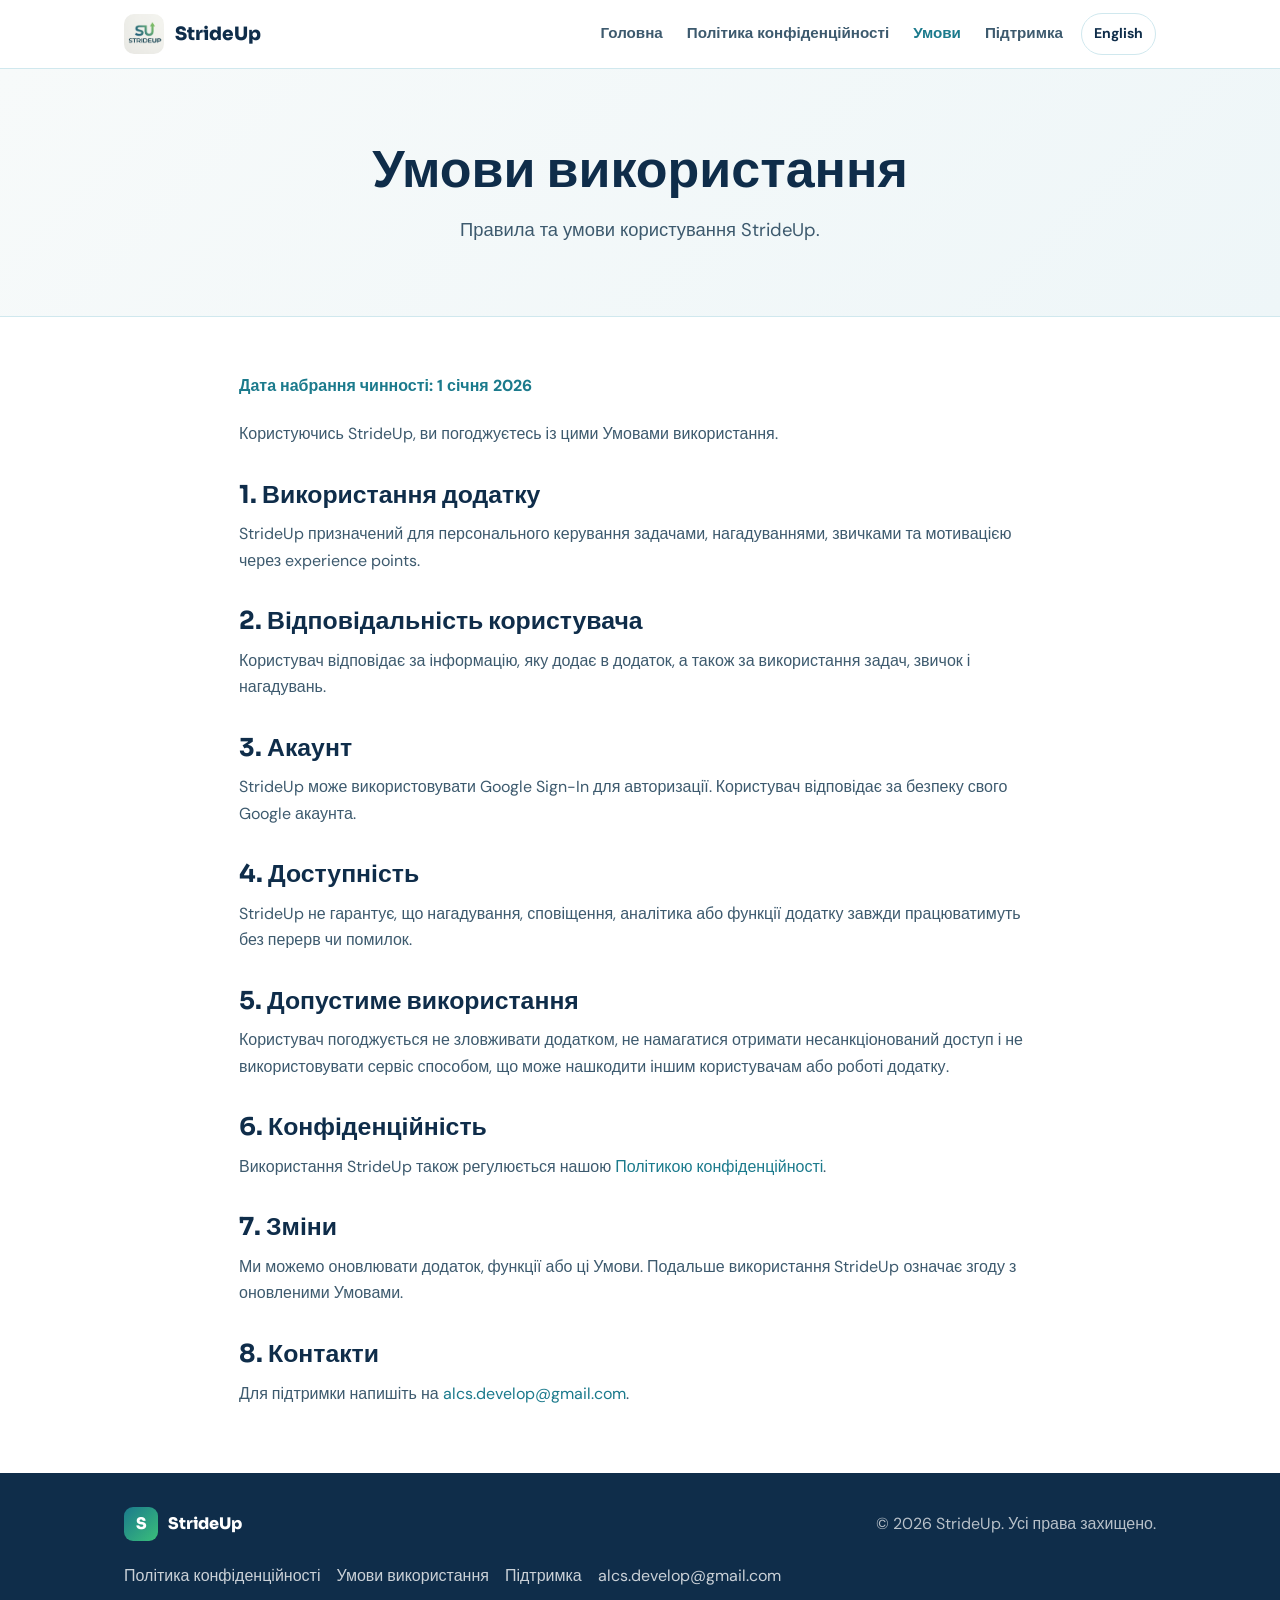
<file: terms-uk.html>
<!DOCTYPE html>
<html lang="uk">
<head>
  <meta charset="UTF-8" />
  <meta name="viewport" content="width=device-width, initial-scale=1.0" />
  <title>Умови використання — StrideUp</title>
  <meta name="description" content="Правила та умови користування StrideUp." />
  <link rel="preconnect" href="https://fonts.googleapis.com" />
  <link rel="preconnect" href="https://fonts.gstatic.com" crossorigin />
  <link href="https://fonts.googleapis.com/css2?family=Sora:wght@400;600;700;800&family=DM+Sans:wght@400;500;600&display=swap" rel="stylesheet" />
  <link rel="stylesheet" href="assets/style.css" />
</head>
<body>
<header>
  <div class="container">
    <div class="header-inner">
      <a href="index-uk.html" class="logo-wrap">
        <div class="logo-icon"><img src="assets/logo.png" alt="StrideUp logo" /></div>
        <span class="logo-name">StrideUp</span>
      </a>
      <nav><a href="index-uk.html" class="">Головна</a><a href="privacy-policy-uk.html" class="">Політика конфіденційності</a><a href="terms-uk.html" class="active">Умови</a><a href="support-uk.html" class="">Підтримка</a></nav>
      <a class="lang-switch" href="terms.html">English</a>
      <button class="hamburger" aria-label="Open menu"><span></span><span></span><span></span></button>
    </div>
  </div>
  <div class="mobile-nav"><a href="index-uk.html" class="">Головна</a><a href="privacy-policy-uk.html" class="">Політика конфіденційності</a><a href="terms-uk.html" class="active">Умови</a><a href="support-uk.html" class="">Підтримка</a><a href="terms.html" class="lang-mobile">English</a></div>
</header>
<div class="page-hero"><div class="container"><h1>Умови використання</h1><p>Правила та умови користування StrideUp.</p></div></div><div class="legal-content"><span class="effective-date">Дата набрання чинності: 1 січня 2026</span><p>Користуючись StrideUp, ви погоджуєтесь із цими Умовами використання.</p><h2>1. Використання додатку</h2><p>StrideUp призначений для персонального керування задачами, нагадуваннями, звичками та мотивацією через experience points.</p><h2>2. Відповідальність користувача</h2><p>Користувач відповідає за інформацію, яку додає в додаток, а також за використання задач, звичок і нагадувань.</p><h2>3. Акаунт</h2><p>StrideUp може використовувати Google Sign-In для авторизації. Користувач відповідає за безпеку свого Google акаунта.</p><h2>4. Доступність</h2><p>StrideUp не гарантує, що нагадування, сповіщення, аналітика або функції додатку завжди працюватимуть без перерв чи помилок.</p><h2>5. Допустиме використання</h2><p>Користувач погоджується не зловживати додатком, не намагатися отримати несанкціонований доступ і не використовувати сервіс способом, що може нашкодити іншим користувачам або роботі додатку.</p><h2>6. Конфіденційність</h2><p>Використання StrideUp також регулюється нашою <a href="privacy-policy-uk.html">Політикою конфіденційності</a>.</p><h2>7. Зміни</h2><p>Ми можемо оновлювати додаток, функції або ці Умови. Подальше використання StrideUp означає згоду з оновленими Умовами.</p><h2>8. Контакти</h2><p>Для підтримки напишіть на <a href="mailto:alcs.develop@gmail.com">alcs.develop@gmail.com</a>.</p></div><footer><div class="container"><div class="footer-inner"><div class="footer-brand"><div class="footer-logo">S</div><span class="footer-brand-name">StrideUp</span></div><span class="footer-copy">© 2026 StrideUp. Усі права захищено.</span><div class="footer-links"><a href="privacy-policy-uk.html">Політика конфіденційності</a><a href="terms-uk.html">Умови використання</a><a href="support-uk.html">Підтримка</a><a href="mailto:alcs.develop@gmail.com">alcs.develop@gmail.com</a></div></div></div></footer><script src="assets/script.js"></script></body></html>
</file>
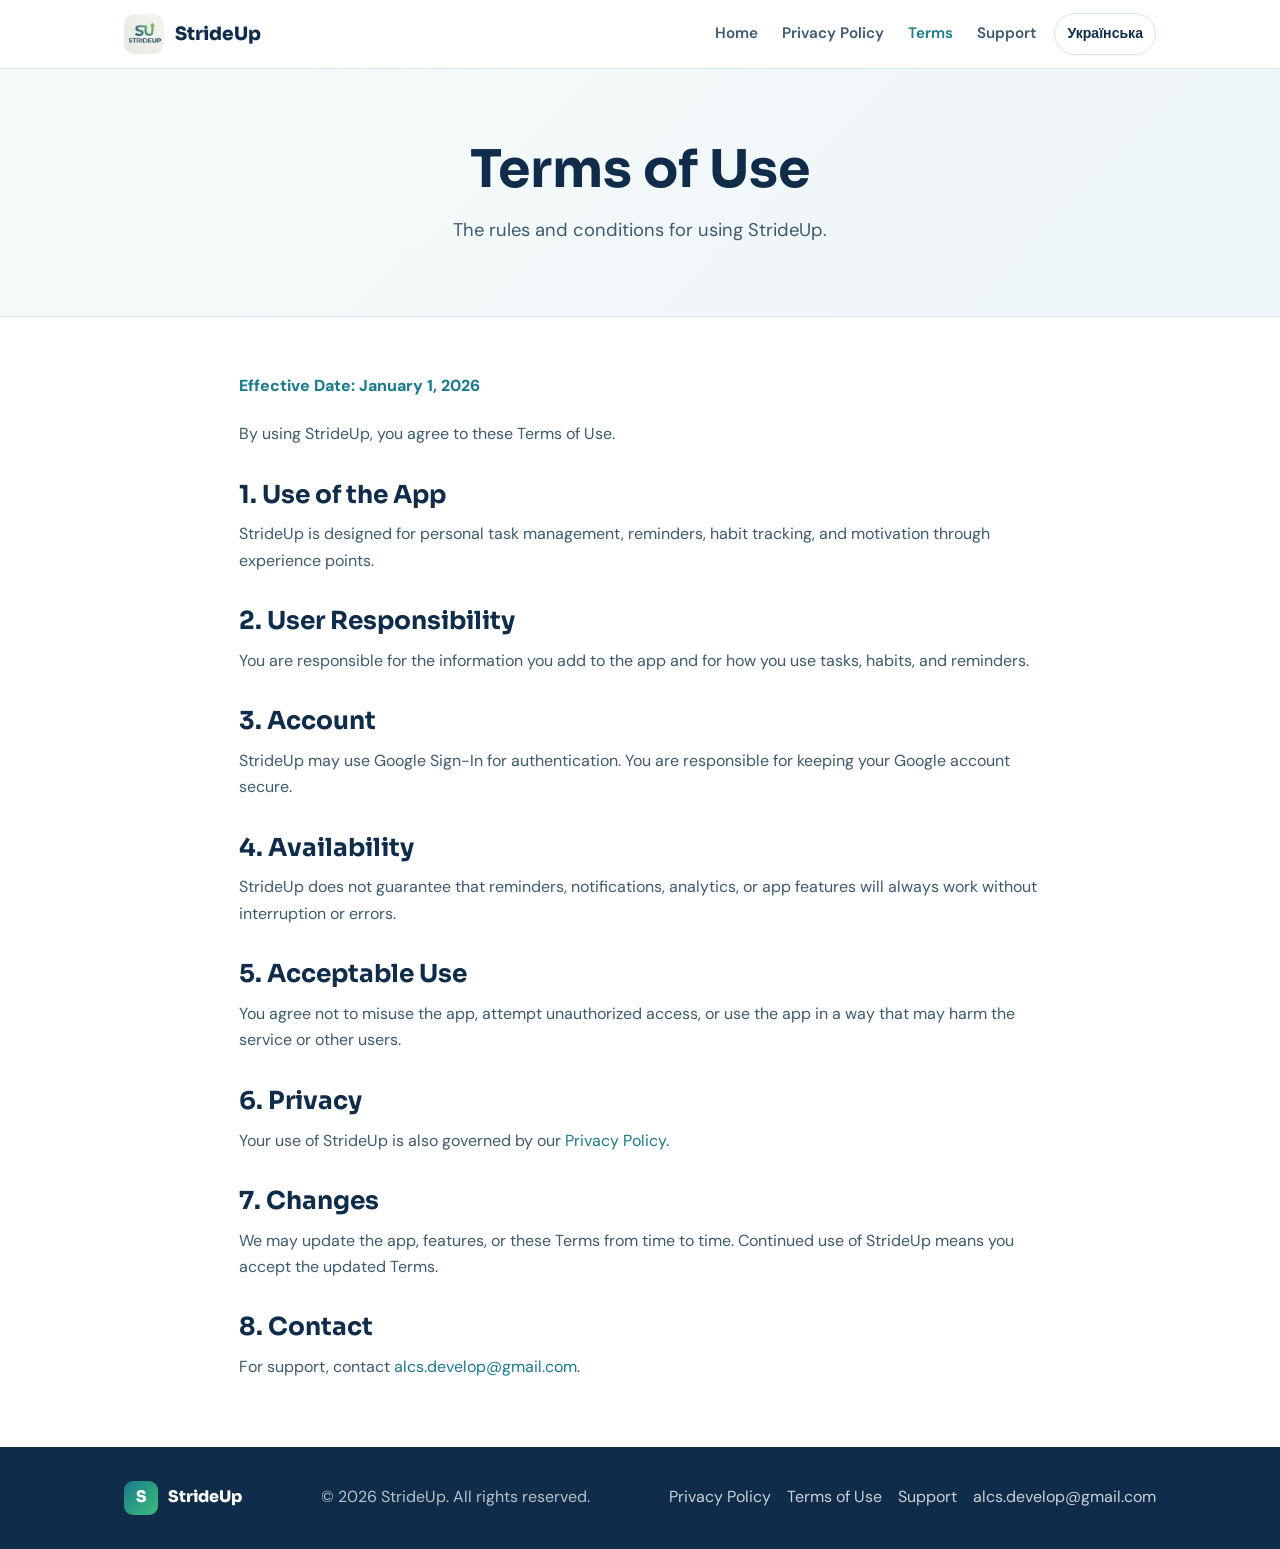
<file: terms.html>
<!DOCTYPE html>
<html lang="en">
<head>
  <meta charset="UTF-8" />
  <meta name="viewport" content="width=device-width, initial-scale=1.0" />
  <title>Terms of Use — StrideUp</title>
  <meta name="description" content="Rules and conditions for using StrideUp." />
  <link rel="preconnect" href="https://fonts.googleapis.com" />
  <link rel="preconnect" href="https://fonts.gstatic.com" crossorigin />
  <link href="https://fonts.googleapis.com/css2?family=Sora:wght@400;600;700;800&family=DM+Sans:wght@400;500;600&display=swap" rel="stylesheet" />
  <link rel="stylesheet" href="assets/style.css" />
</head>
<body>
<header>
  <div class="container">
    <div class="header-inner">
      <a href="index.html" class="logo-wrap">
        <div class="logo-icon"><img src="assets/logo.png" alt="StrideUp logo" /></div>
        <span class="logo-name">StrideUp</span>
      </a>
      <nav><a href="index.html" class="">Home</a><a href="privacy-policy.html" class="">Privacy Policy</a><a href="terms.html" class="active">Terms</a><a href="support.html" class="">Support</a></nav>
      <a class="lang-switch" href="terms-uk.html">Українська</a>
      <button class="hamburger" aria-label="Open menu"><span></span><span></span><span></span></button>
    </div>
  </div>
  <div class="mobile-nav"><a href="index.html" class="">Home</a><a href="privacy-policy.html" class="">Privacy Policy</a><a href="terms.html" class="active">Terms</a><a href="support.html" class="">Support</a><a href="terms-uk.html" class="lang-mobile">Українська</a></div>
</header>
<div class="page-hero"><div class="container"><h1>Terms of Use</h1><p>The rules and conditions for using StrideUp.</p></div></div><div class="legal-content"><span class="effective-date">Effective Date: January 1, 2026</span><p>By using StrideUp, you agree to these Terms of Use.</p><h2>1. Use of the App</h2><p>StrideUp is designed for personal task management, reminders, habit tracking, and motivation through experience points.</p><h2>2. User Responsibility</h2><p>You are responsible for the information you add to the app and for how you use tasks, habits, and reminders.</p><h2>3. Account</h2><p>StrideUp may use Google Sign-In for authentication. You are responsible for keeping your Google account secure.</p><h2>4. Availability</h2><p>StrideUp does not guarantee that reminders, notifications, analytics, or app features will always work without interruption or errors.</p><h2>5. Acceptable Use</h2><p>You agree not to misuse the app, attempt unauthorized access, or use the app in a way that may harm the service or other users.</p><h2>6. Privacy</h2><p>Your use of StrideUp is also governed by our <a href="privacy-policy.html">Privacy Policy</a>.</p><h2>7. Changes</h2><p>We may update the app, features, or these Terms from time to time. Continued use of StrideUp means you accept the updated Terms.</p><h2>8. Contact</h2><p>For support, contact <a href="mailto:alcs.develop@gmail.com">alcs.develop@gmail.com</a>.</p></div><footer><div class="container"><div class="footer-inner"><div class="footer-brand"><div class="footer-logo">S</div><span class="footer-brand-name">StrideUp</span></div><span class="footer-copy">© 2026 StrideUp. All rights reserved.</span><div class="footer-links"><a href="privacy-policy.html">Privacy Policy</a><a href="terms.html">Terms of Use</a><a href="support.html">Support</a><a href="mailto:alcs.develop@gmail.com">alcs.develop@gmail.com</a></div></div></div></footer><script src="assets/script.js"></script></body></html>
</file>
<file: assets/style.css>
/* ===== RESET & BASE ===== */
*,*::before,*::after{box-sizing:border-box;margin:0;padding:0}:root{--navy:#0f2d4a;--teal:#1b7a8c;--teal-light:#25a0b5;--green:#3abf7a;--green-light:#4dd68c;--white:#fff;--off-white:#f7fafa;--light-bg:#eef6f8;--text:#1a2e3b;--text-mid:#3d5a6e;--text-muted:#7a9aae;--border:#d0e8ee;--shadow:0 4px 24px rgba(15,45,74,.10);--shadow-hover:0 8px 32px rgba(15,45,74,.18);--radius:16px;--radius-sm:10px;--font-display:'Sora',sans-serif;--font-body:'DM Sans',sans-serif;--transition:.25s cubic-bezier(.4,0,.2,1)}html{scroll-behavior:smooth}body{font-family:var(--font-body);color:var(--text);background:var(--white);line-height:1.65;font-size:16px;-webkit-font-smoothing:antialiased}a{color:var(--teal);text-decoration:none;transition:color var(--transition)}a:hover{color:var(--green)}img{max-width:100%;display:block}h1,h2,h3,h4{font-family:var(--font-display);font-weight:700;line-height:1.2;color:var(--navy)}h1{font-size:clamp(2rem,5vw,3.25rem)}h2{font-size:clamp(1.5rem,3vw,2.25rem)}h3{font-size:1.2rem}p{color:var(--text-mid)}.container{max-width:1080px;margin:0 auto;padding:0 24px}section{padding:80px 0}
header{position:sticky;top:0;z-index:100;background:rgba(255,255,255,.92);backdrop-filter:blur(14px);-webkit-backdrop-filter:blur(14px);border-bottom:1px solid var(--border)}.header-inner{display:flex;align-items:center;justify-content:space-between;height:68px;gap:18px}.logo-wrap{display:flex;align-items:center;gap:11px;text-decoration:none}.logo-icon{width:40px;height:40px;border-radius:10px;overflow:hidden;flex-shrink:0;background:var(--light-bg)}.logo-icon img{width:100%;height:100%;object-fit:cover}.logo-name{font-family:var(--font-display);font-weight:800;font-size:1.15rem;color:var(--navy)}nav{display:flex;align-items:center;gap:24px;margin-left:auto}nav a{font-weight:600;font-size:.95rem;color:var(--text-mid)}nav a.active,nav a:hover{color:var(--teal)}.lang-switch,.lang-mobile{border:1px solid var(--border);padding:8px 12px;border-radius:999px;font-weight:700;font-size:.88rem;color:var(--navy);background:white}.lang-switch:hover,.lang-mobile:hover{border-color:var(--green);color:var(--green)}.hamburger{display:none;flex-direction:column;gap:5px;background:none;border:0;cursor:pointer;padding:6px}.hamburger span{width:24px;height:2px;background:var(--navy);transition:var(--transition)}.hamburger.open span:nth-child(1){transform:rotate(45deg) translate(5px,5px)}.hamburger.open span:nth-child(2){opacity:0}.hamburger.open span:nth-child(3){transform:rotate(-45deg) translate(5px,-5px)}.mobile-nav{display:none;flex-direction:column;background:white;border-bottom:1px solid var(--border);padding:12px 24px}.mobile-nav a{padding:12px 0;font-weight:700;color:var(--text-mid);border-bottom:1px solid rgba(208,232,238,.55)}.mobile-nav a:last-child{border-bottom:0}.mobile-nav.open{display:flex}
.hero{min-height:calc(100vh - 68px);display:flex;align-items:center;background:radial-gradient(circle at top right,rgba(58,191,122,.18),transparent 35%),linear-gradient(135deg,#f7fafa 0%,#eef6f8 100%);padding:100px 0}.hero-content{max-width:760px}.hero-badge,.section-label{display:inline-block;padding:8px 14px;border-radius:999px;background:rgba(58,191,122,.12);color:var(--teal);font-weight:700;font-size:.9rem;margin-bottom:18px}.hero h1 em{font-style:normal;background:linear-gradient(135deg,var(--teal),var(--green));-webkit-background-clip:text;background-clip:text;color:transparent}.hero p{font-size:1.25rem;max-width:620px;margin:22px 0 30px}.btn{display:inline-flex;align-items:center;justify-content:center;padding:14px 22px;border-radius:999px;font-weight:800}.btn-primary{color:white;background:linear-gradient(135deg,var(--teal),var(--green));box-shadow:var(--shadow)}.btn-primary:hover{color:white;transform:translateY(-1px);box-shadow:var(--shadow-hover)}.hero-stats{display:flex;flex-wrap:wrap;gap:18px;margin-top:42px}.hero-stat{background:white;border:1px solid var(--border);border-radius:var(--radius);padding:18px 22px;min-width:150px;box-shadow:var(--shadow)}.hero-stat .num{display:block;font-family:var(--font-display);font-size:1.7rem;font-weight:800;color:var(--teal)}.hero-stat .label{color:var(--text-muted);font-weight:700;font-size:.9rem}
.features{background:white}.section-title{text-align:center;margin-bottom:12px}.section-subtitle{text-align:center;max-width:620px;margin:0 auto 42px}.features .section-label{display:block;width:max-content;margin:0 auto 18px}.features-grid{display:grid;grid-template-columns:repeat(3,1fr);gap:22px}.feature-card{padding:28px;border:1px solid var(--border);border-radius:var(--radius);box-shadow:var(--shadow);background:white;transition:var(--transition)}.feature-card:hover{transform:translateY(-4px);box-shadow:var(--shadow-hover)}.feature-icon{font-size:2rem;margin-bottom:12px}.feature-card h3{margin-bottom:10px}.about{background:var(--light-bg)}.about-inner{display:grid;grid-template-columns:1fr 1fr;gap:54px;align-items:center}.about-card{background:linear-gradient(135deg,var(--navy),var(--teal));padding:34px;border-radius:28px;box-shadow:var(--shadow-hover);color:white}.about-card-title{font-family:var(--font-display);font-size:1.35rem;font-weight:800;margin-bottom:22px}.about-card-item{display:flex;align-items:center;gap:12px;margin-bottom:14px;color:rgba(255,255,255,.92)}.about-card-item.xp{margin-top:16px;color:rgba(255,255,255,.65);font-size:.9rem}.dot{width:10px;height:10px;border-radius:50%;background:var(--green-light);flex-shrink:0}.about-text p{margin:18px 0}.highlight-list{margin-top:22px;list-style:none}.highlight-list li{position:relative;padding-left:30px;margin-bottom:12px;color:var(--text-mid);font-weight:600}.highlight-list li::before{content:'✓';position:absolute;left:0;color:var(--green);font-weight:900}.support-cta{background:white}.support-cta-inner{text-align:center;padding:46px;border-radius:28px;background:linear-gradient(135deg,var(--navy),var(--teal));box-shadow:var(--shadow-hover)}.support-cta-inner h2,.support-cta-inner p{color:white}.support-cta-inner p{opacity:.82;margin:12px 0 22px}.email-link,.email-btn{display:inline-flex;padding:13px 20px;border-radius:999px;background:white;color:var(--teal);font-weight:800}.email-link:hover,.email-btn:hover{color:var(--green)}
.page-hero{background:linear-gradient(135deg,#f7fafa 0%,#eef6f8 100%);padding:70px 0;text-align:center;border-bottom:1px solid var(--border)}.page-hero p{margin-top:14px;font-size:1.15rem}.legal-content,.support-content{max-width:850px;margin:0 auto;padding:56px 24px}.effective-date{display:inline-block;margin-bottom:22px;color:var(--teal);font-weight:800}.legal-content h2{margin:32px 0 12px;font-size:1.55rem}.legal-content h3{margin:20px 0 8px}.legal-content p,.legal-content li{margin-bottom:10px}.legal-content ul{padding-left:24px;margin-bottom:16px}.contact-card{padding:34px;border-radius:var(--radius);border:1px solid var(--border);box-shadow:var(--shadow);background:white;margin-bottom:38px;text-align:center}.contact-card p{margin:14px 0 22px}.faq-title{text-align:center;margin-bottom:22px}.faq-list{display:flex;flex-direction:column;gap:14px}.faq-item{border:1px solid var(--border);border-radius:var(--radius-sm);overflow:hidden;background:white}.faq-question{width:100%;display:flex;align-items:center;justify-content:space-between;padding:18px 20px;background:white;border:0;text-align:left;font-family:var(--font-display);font-size:1rem;font-weight:700;color:var(--navy);cursor:pointer}.faq-arrow{transition:var(--transition)}.faq-question.open .faq-arrow{transform:rotate(180deg)}.faq-answer{display:none;padding:0 20px 20px;color:var(--text-mid)}.faq-answer.open{display:block}
footer{background:var(--navy);color:white;padding:34px 0}.footer-inner{display:flex;align-items:center;justify-content:space-between;gap:22px;flex-wrap:wrap}.footer-brand{display:flex;align-items:center;gap:10px}.footer-logo{width:34px;height:34px;border-radius:9px;background:linear-gradient(135deg,var(--teal),var(--green));display:flex;align-items:center;justify-content:center;font-family:var(--font-display);font-weight:800}.footer-brand-name{font-family:var(--font-display);font-weight:800}.footer-copy{color:rgba(255,255,255,.7)}.footer-links{display:flex;gap:16px;flex-wrap:wrap}.footer-links a{color:rgba(255,255,255,.78)}.footer-links a:hover{color:var(--green-light)}
@media (max-width:820px){nav,.lang-switch{display:none}.hamburger{display:flex}.hero{padding:70px 0}.hero-stats{flex-direction:column}.hero-stat{width:100%}.features-grid{grid-template-columns:1fr}.about-inner{grid-template-columns:1fr;gap:32px}.footer-inner{flex-direction:column;text-align:center}.footer-links{justify-content:center}.support-cta-inner{padding:34px 22px}}@media (min-width:821px){.mobile-nav{display:none!important}}
</file>
